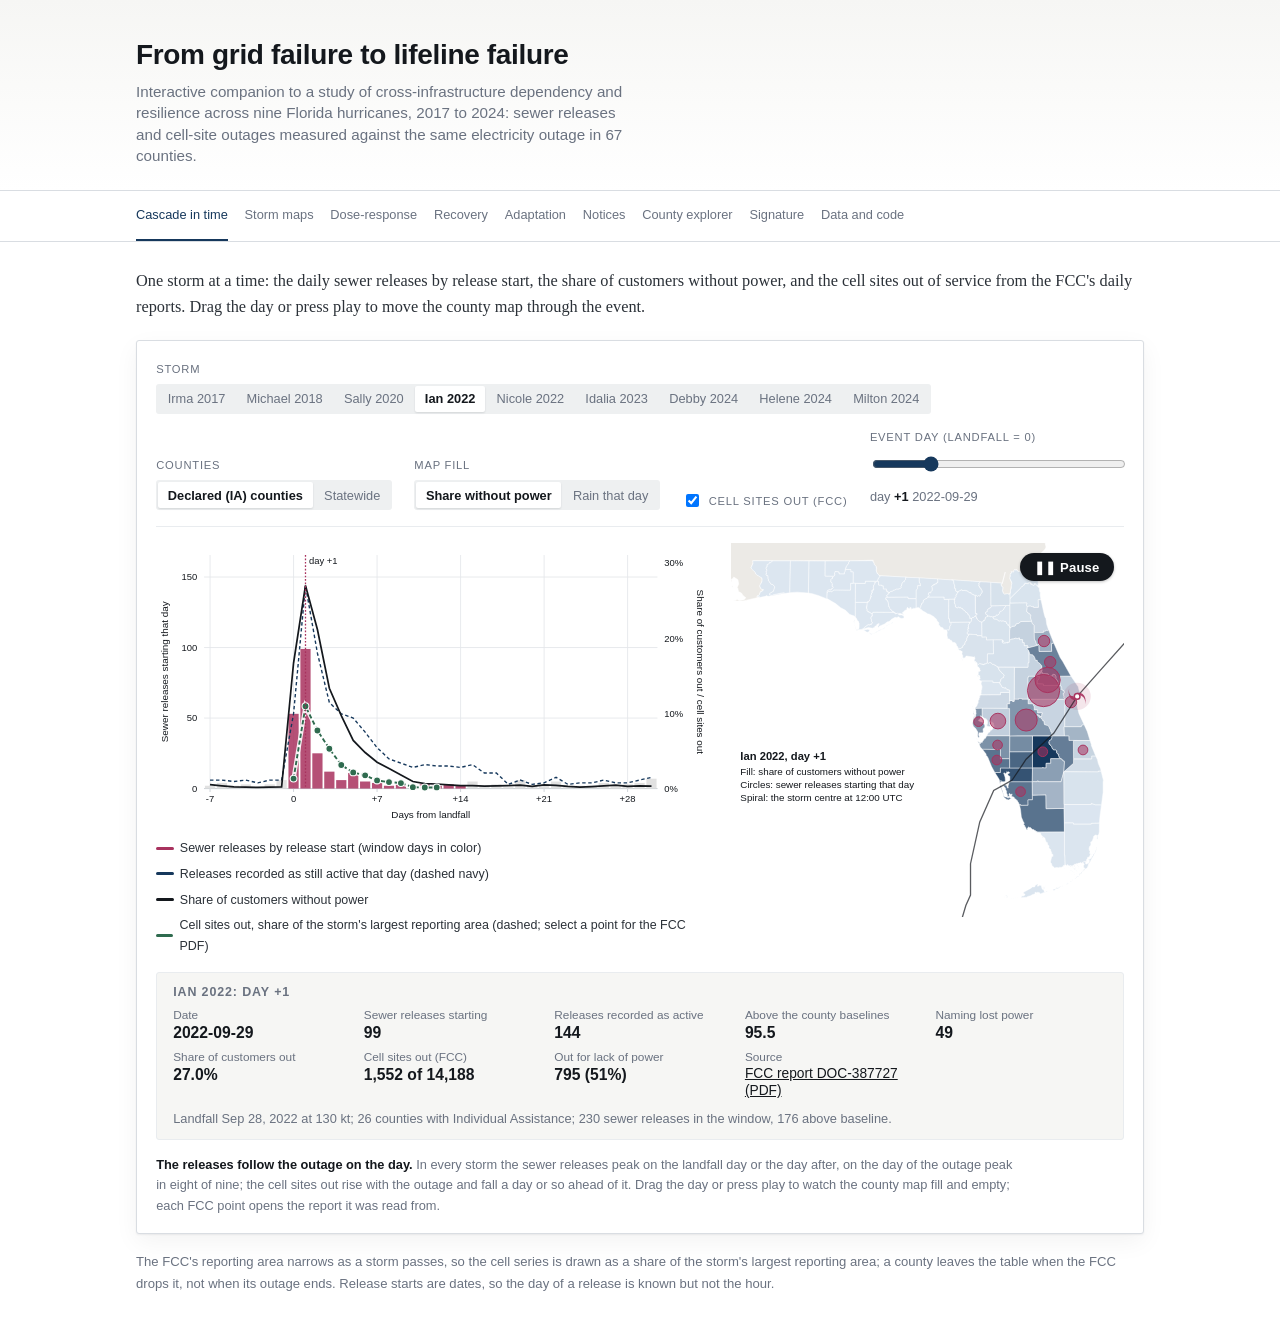
<file: index.html>
<!DOCTYPE html>
<html lang="en">
<head>
<meta charset="utf-8">
<meta name="viewport" content="width=device-width, initial-scale=1">
<title>From grid failure to lifeline failure</title>
<meta name="description" content="Interactive companion to a study of cross-infrastructure dependency and resilience across nine Florida hurricanes: sewer releases and cell-site outages against the same electricity outage.">
<link rel="stylesheet" href="css/style.css">
</head>
<body>

<a class="skip" href="#page">Skip to content</a>
<header class="masthead" id="masthead"><div class="masthead-inner"><h1>From grid failure to lifeline failure</h1><p class="subtitle">Interactive companion to a study of cross-infrastructure dependency and resilience across nine Florida hurricanes, 2017 to 2024.</p></div></header>
<nav class="sitenav" id="sitenav" aria-label="Pages"><div class="sitenav-inner"><ul><li><a href="index.html" class="active" aria-current="page">Cascade in time</a></li><li><a href="map.html">Storm maps</a></li><li><a href="dose.html">Dose-response</a></li><li><a href="recovery.html">Recovery</a></li><li><a href="adaptation.html">Adaptation</a></li><li><a href="notices.html">Notices</a></li><li><a href="county.html">County explorer</a></li><li><a href="signature.html">Signature</a></li><li><a href="data.html">Data and code</a></li></ul></div></nav>

<main id="page" class="section">
  <p class="standfirst">One storm at a time: the daily sewer releases by release start, the share of customers without power, and the cell sites out of service from the FCC's daily reports. Drag the day or press play to move the county map through the event.</p>

  <div class="chart-block" id="chart"></div>

  <p class="note">The FCC's reporting area narrows as a storm passes, so the cell series is drawn as a share of the storm's largest reporting area; a county leaves the table when the FCC drops it, not when its outage ends. Release starts are dates, so the day of a release is known but not the hour.</p>

</main>

<div id="tooltip" class="tooltip" role="status" aria-live="polite"></div>

<script type="module" src="js/pages/cascade.js"></script>
</body>
</html>
</file>
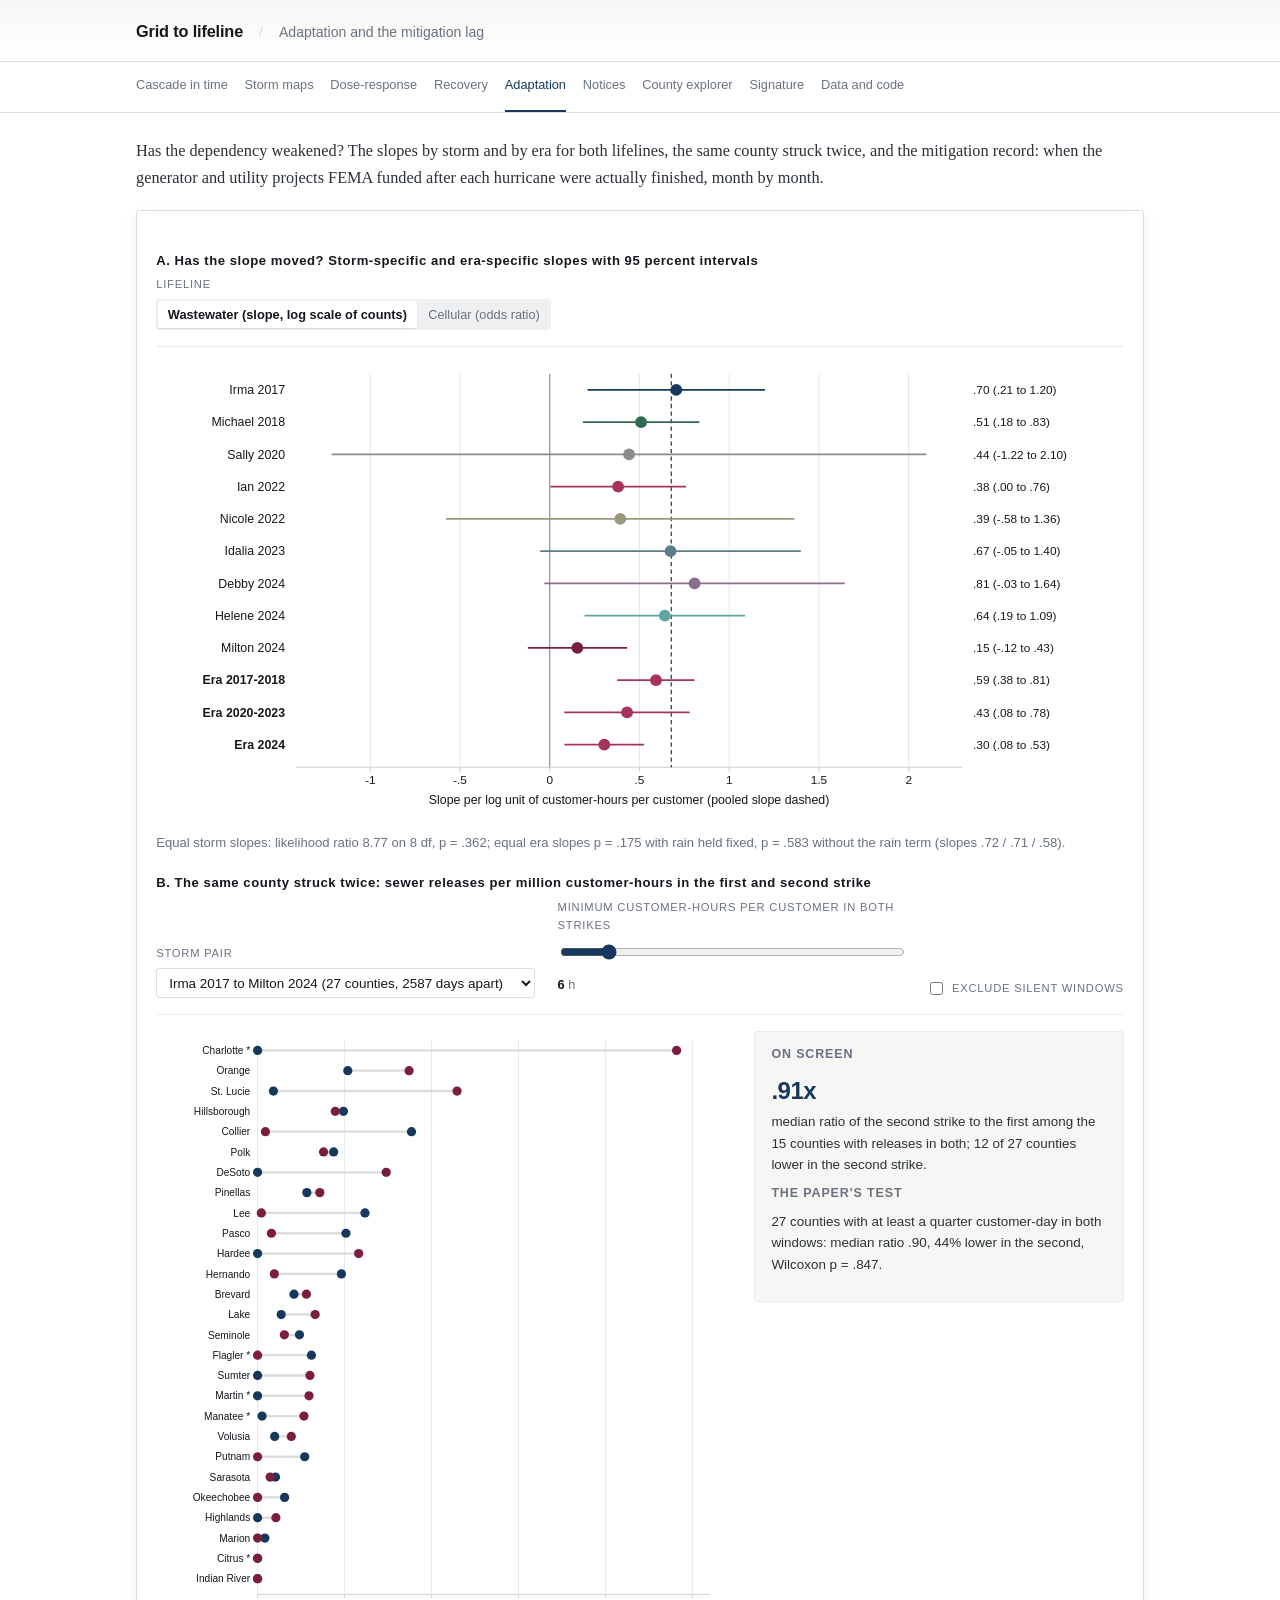
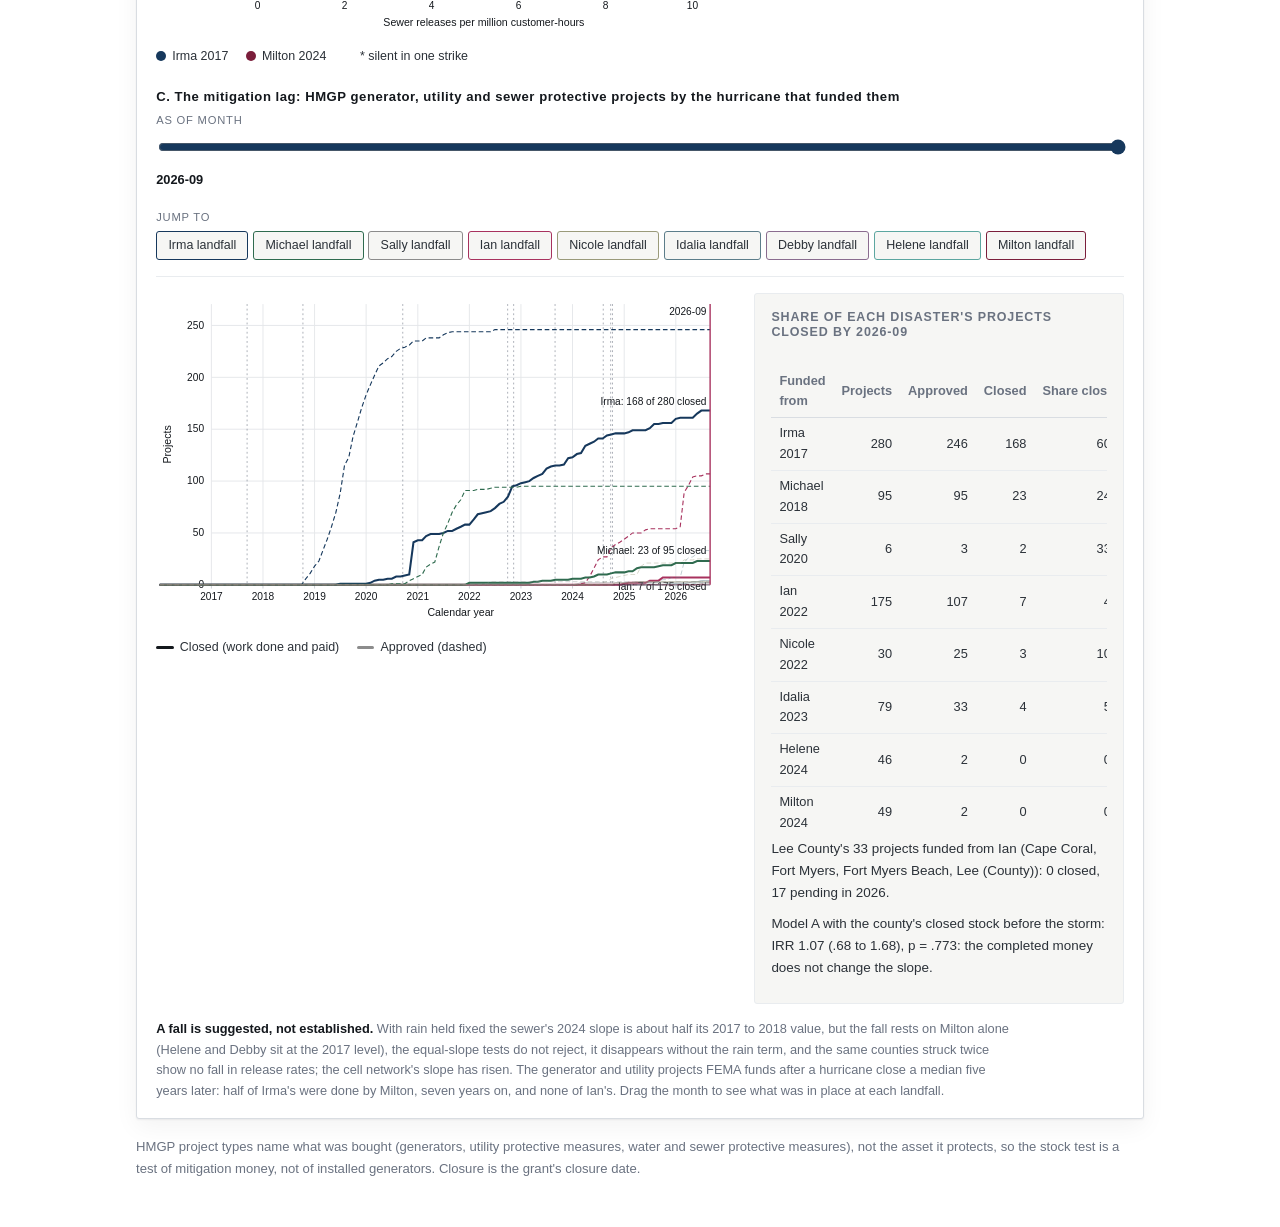
<file: adaptation.html>
<!DOCTYPE html>
<html lang="en">
<head>
<meta charset="utf-8">
<meta name="viewport" content="width=device-width, initial-scale=1">
<title>From grid failure to lifeline failure</title>
<meta name="description" content="Interactive companion to a study of cross-infrastructure dependency and resilience across nine Florida hurricanes: sewer releases and cell-site outages against the same electricity outage.">
<link rel="stylesheet" href="css/style.css">
</head>
<body>

<a class="skip" href="#page">Skip to content</a>
<header class="masthead" id="masthead"><div class="masthead-inner compact"><a class="homelink" href="index.html">From grid failure to lifeline failure</a><p class="crumb">Adaptation and the mitigation lag</p></div></header>
<nav class="sitenav" id="sitenav" aria-label="Pages"><div class="sitenav-inner"><ul><li><a href="index.html">Cascade in time</a></li><li><a href="map.html">Storm maps</a></li><li><a href="dose.html">Dose-response</a></li><li><a href="recovery.html">Recovery</a></li><li><a href="adaptation.html" class="active" aria-current="page">Adaptation</a></li><li><a href="notices.html">Notices</a></li><li><a href="county.html">County explorer</a></li><li><a href="signature.html">Signature</a></li><li><a href="data.html">Data and code</a></li></ul></div></nav>

<main id="page" class="section">
  <p class="standfirst">Has the dependency weakened? The slopes by storm and by era for both lifelines, the same county struck twice, and the mitigation record: when the generator and utility projects FEMA funded after each hurricane were actually finished, month by month.</p>

  <div class="chart-block" id="chart"></div>

  <p class="note">HMGP project types name what was bought (generators, utility protective measures, water and sewer protective measures), not the asset it protects, so the stock test is a test of mitigation money, not of installed generators. Closure is the grant's closure date.</p>

</main>

<div id="tooltip" class="tooltip" role="status" aria-live="polite"></div>

<script type="module" src="js/pages/adaptation.js"></script>
</body>
</html>
</file>
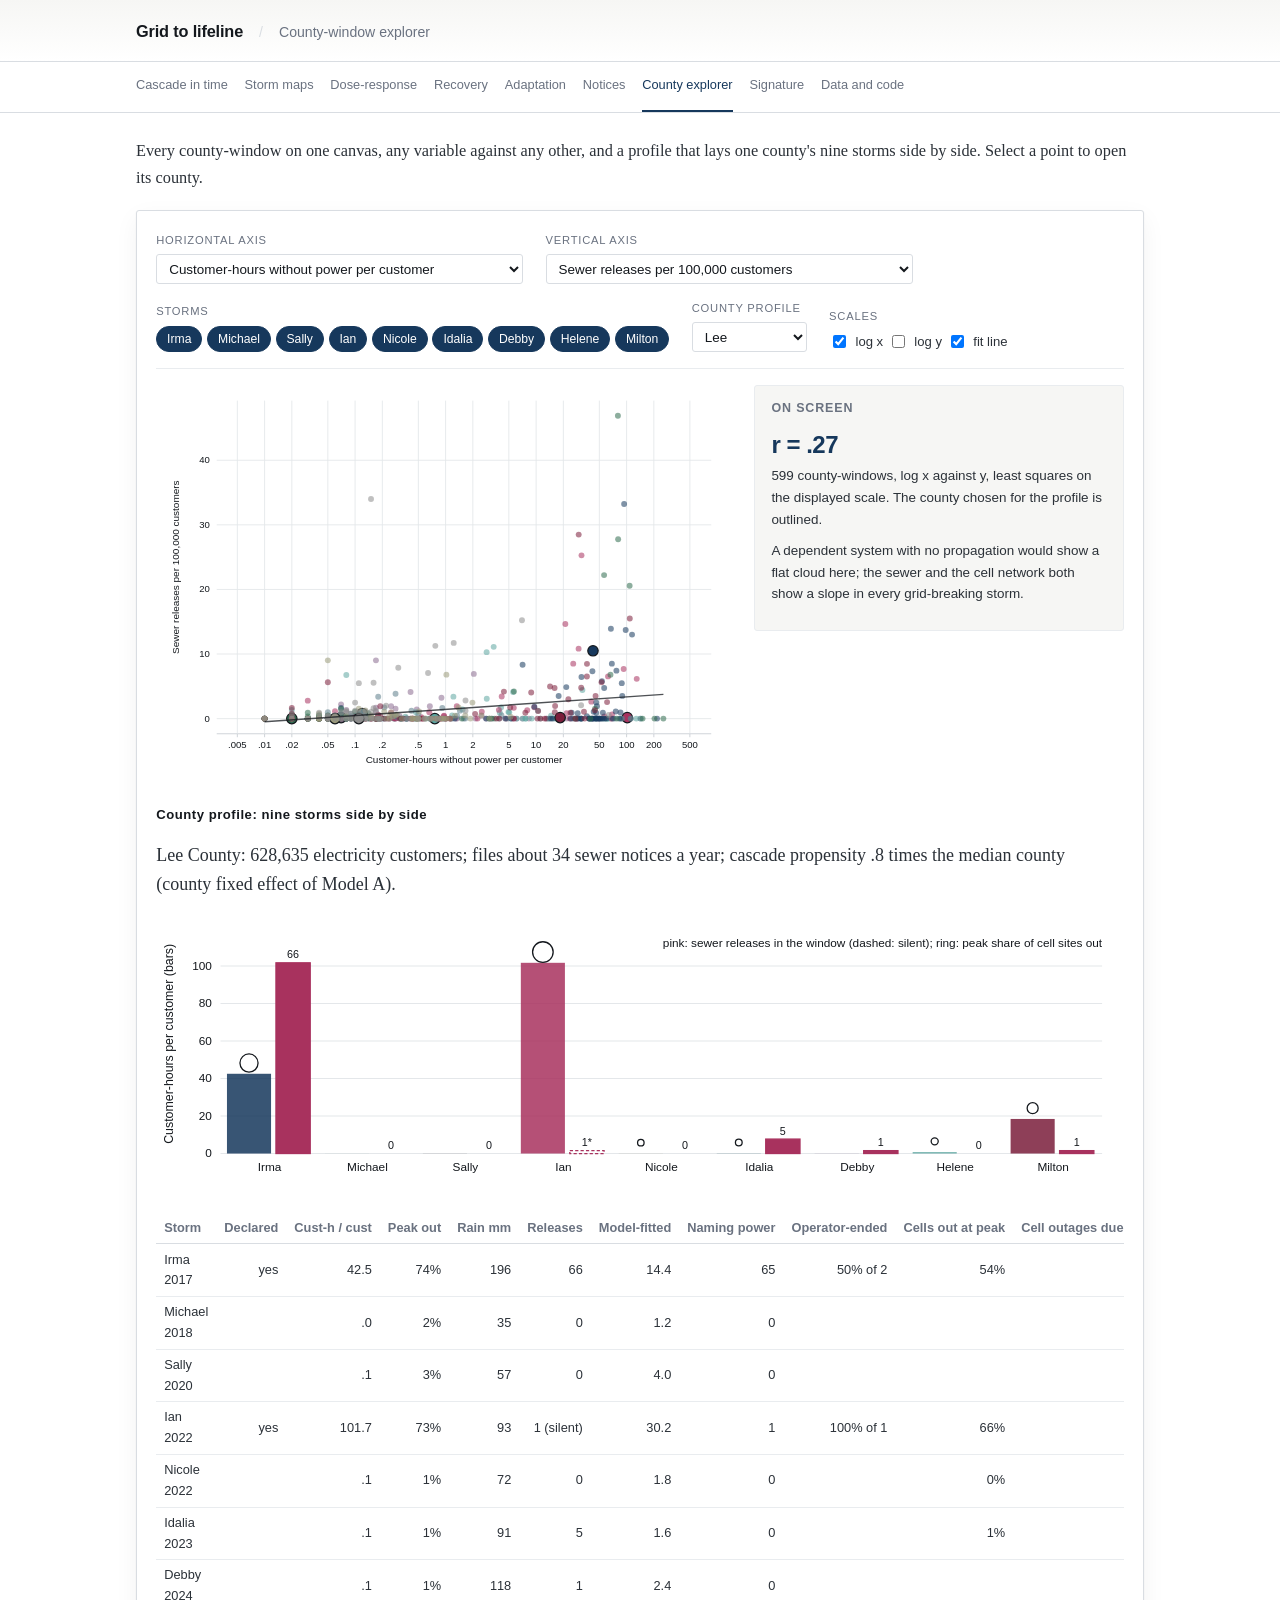
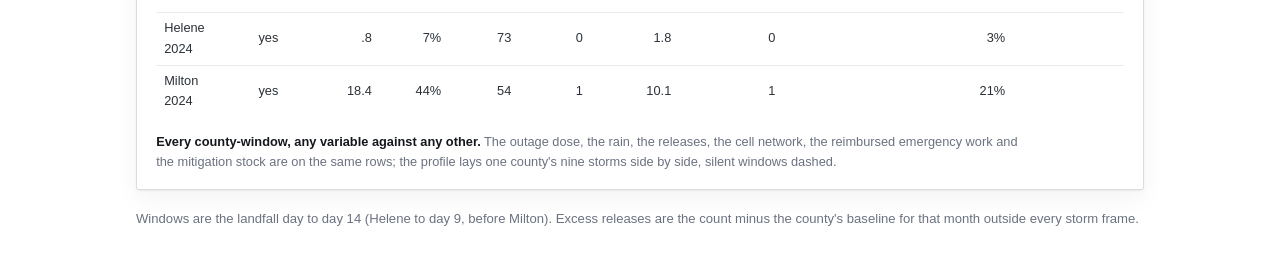
<file: county.html>
<!DOCTYPE html>
<html lang="en">
<head>
<meta charset="utf-8">
<meta name="viewport" content="width=device-width, initial-scale=1">
<title>From grid failure to lifeline failure</title>
<meta name="description" content="Interactive companion to a study of cross-infrastructure dependency and resilience across nine Florida hurricanes: sewer releases and cell-site outages against the same electricity outage.">
<link rel="stylesheet" href="css/style.css">
</head>
<body>

<a class="skip" href="#page">Skip to content</a>
<header class="masthead" id="masthead"><div class="masthead-inner compact"><a class="homelink" href="index.html">From grid failure to lifeline failure</a><p class="crumb">County-window explorer</p></div></header>
<nav class="sitenav" id="sitenav" aria-label="Pages"><div class="sitenav-inner"><ul><li><a href="index.html">Cascade in time</a></li><li><a href="map.html">Storm maps</a></li><li><a href="dose.html">Dose-response</a></li><li><a href="recovery.html">Recovery</a></li><li><a href="adaptation.html">Adaptation</a></li><li><a href="notices.html">Notices</a></li><li><a href="county.html" class="active" aria-current="page">County explorer</a></li><li><a href="signature.html">Signature</a></li><li><a href="data.html">Data and code</a></li></ul></div></nav>

<main id="page" class="section">
  <p class="standfirst">Every county-window on one canvas, any variable against any other, and a profile that lays one county's nine storms side by side. Select a point to open its county.</p>

  <div class="chart-block" id="chart"></div>

  <p class="note">Windows are the landfall day to day 14 (Helene to day 9, before Milton). Excess releases are the count minus the county's baseline for that month outside every storm frame.</p>

</main>

<div id="tooltip" class="tooltip" role="status" aria-live="polite"></div>

<script type="module" src="js/pages/county.js"></script>
</body>
</html>
</file>
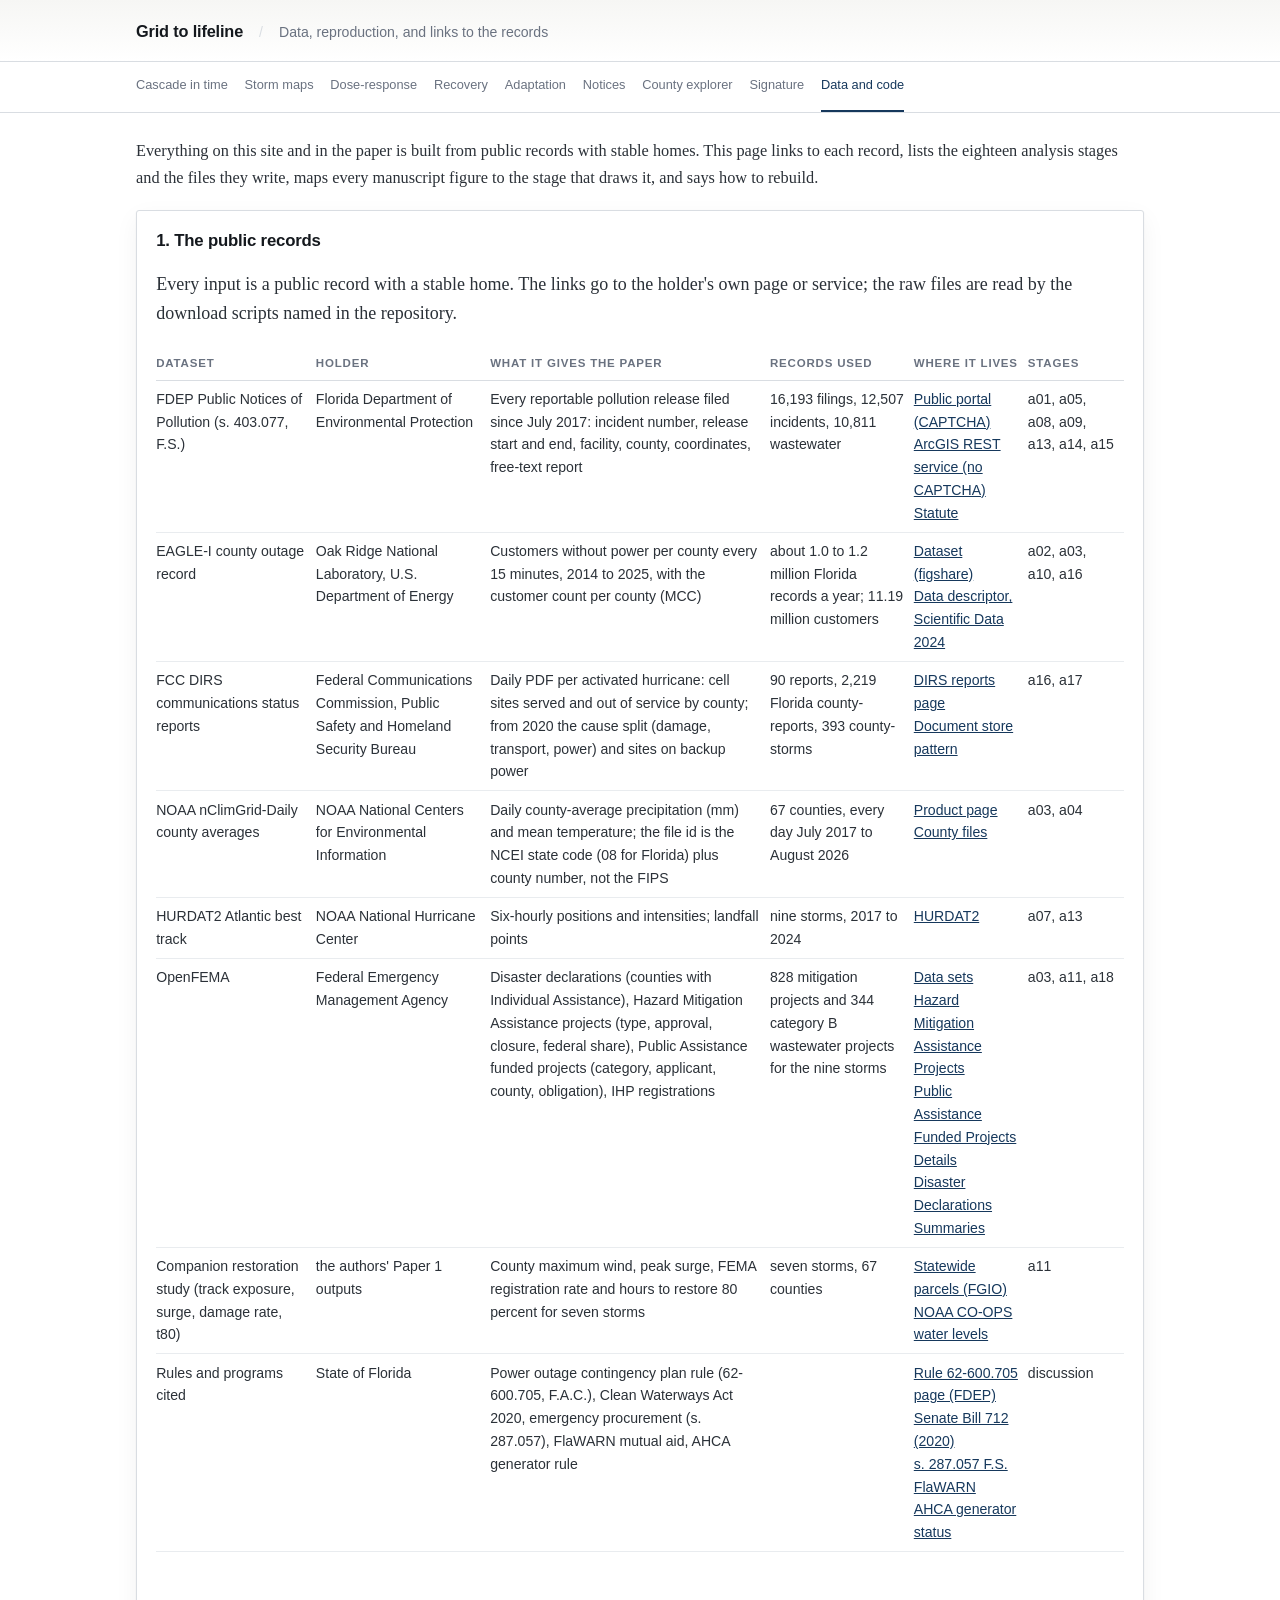
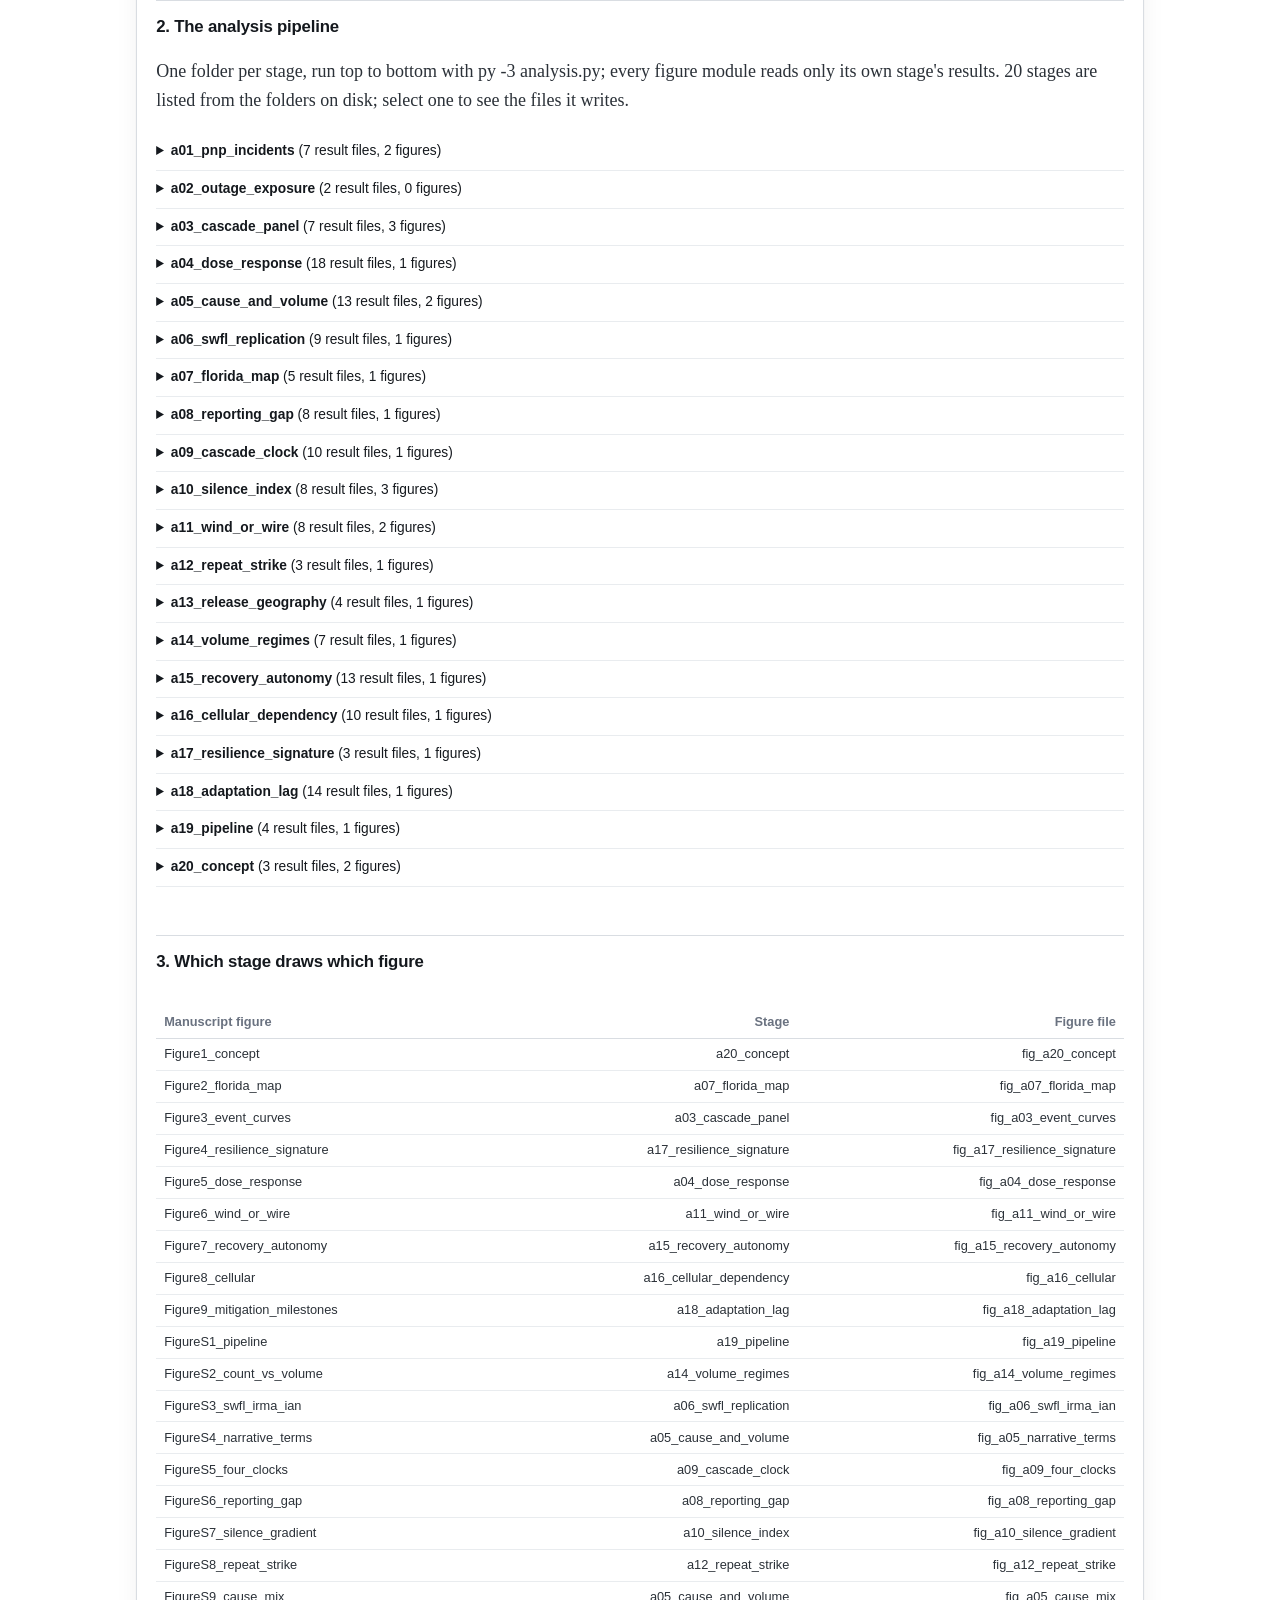
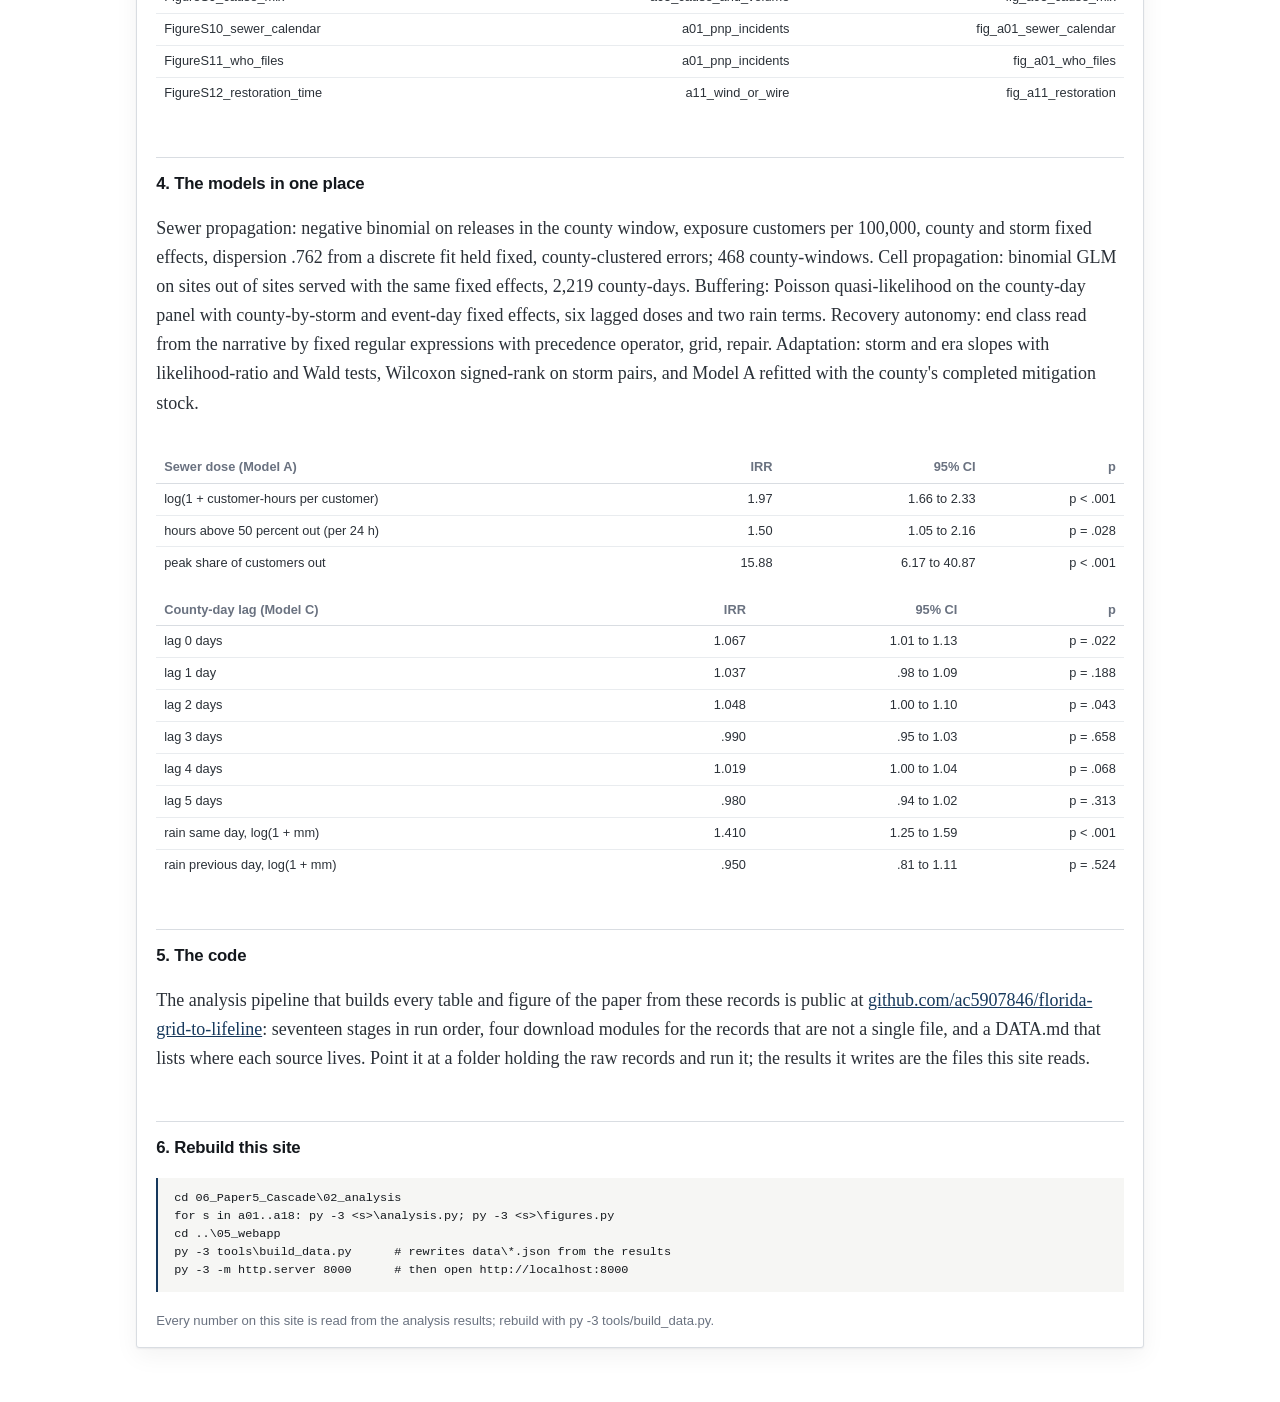
<file: data.html>
<!DOCTYPE html>
<html lang="en">
<head>
<meta charset="utf-8">
<meta name="viewport" content="width=device-width, initial-scale=1">
<title>From grid failure to lifeline failure</title>
<meta name="description" content="Interactive companion to a study of cross-infrastructure dependency and resilience across nine Florida hurricanes: sewer releases and cell-site outages against the same electricity outage.">
<link rel="stylesheet" href="css/style.css">
</head>
<body>

<a class="skip" href="#page">Skip to content</a>
<header class="masthead" id="masthead"><div class="masthead-inner compact"><a class="homelink" href="index.html">From grid failure to lifeline failure</a><p class="crumb">Data, reproduction, and links to the records</p></div></header>
<nav class="sitenav" id="sitenav" aria-label="Pages"><div class="sitenav-inner"><ul><li><a href="index.html">Cascade in time</a></li><li><a href="map.html">Storm maps</a></li><li><a href="dose.html">Dose-response</a></li><li><a href="recovery.html">Recovery</a></li><li><a href="adaptation.html">Adaptation</a></li><li><a href="notices.html">Notices</a></li><li><a href="county.html">County explorer</a></li><li><a href="signature.html">Signature</a></li><li><a href="data.html" class="active" aria-current="page">Data and code</a></li></ul></div></nav>

<main id="page" class="section">
  <p class="standfirst">Everything on this site and in the paper is built from public records with stable homes. This page links to each record, lists the eighteen analysis stages and the files they write, maps every manuscript figure to the stage that draws it, and says how to rebuild.</p>

  <div class="chart-block" id="chart"></div>

</main>

<div id="tooltip" class="tooltip" role="status" aria-live="polite"></div>

<script type="module" src="js/pages/data.js"></script>
</body>
</html>
</file>
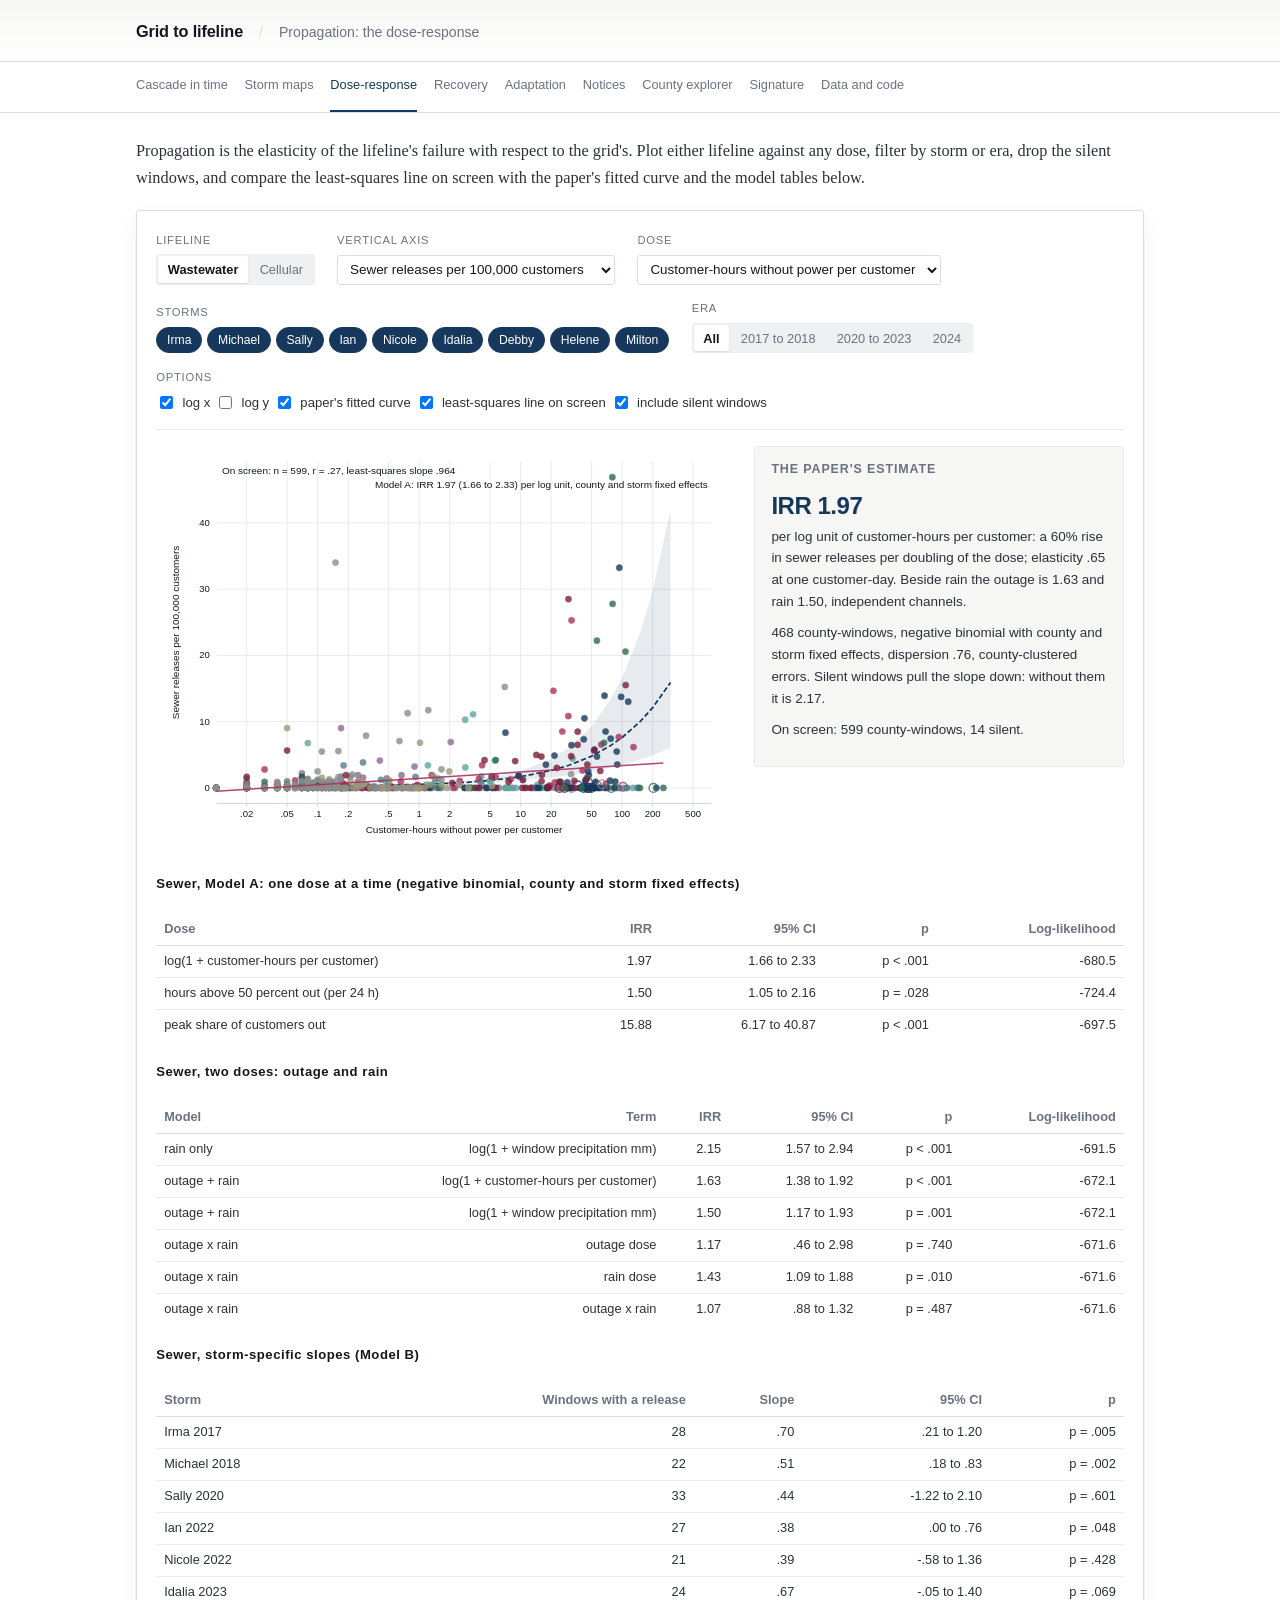
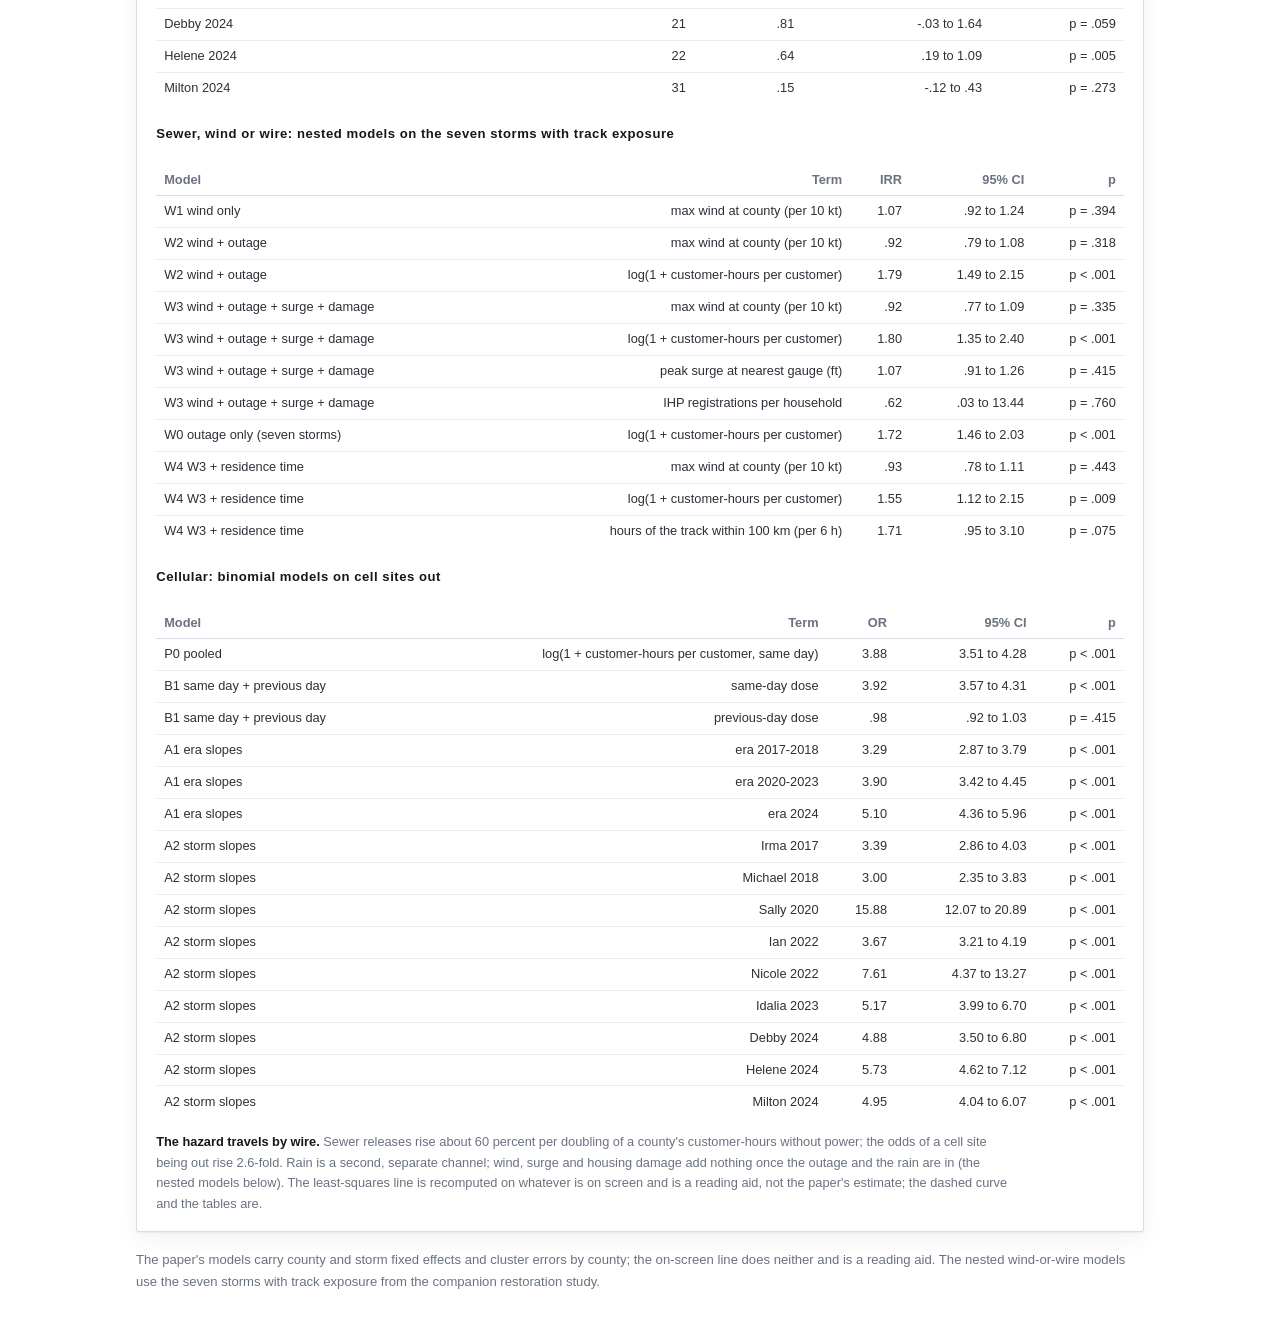
<file: dose.html>
<!DOCTYPE html>
<html lang="en">
<head>
<meta charset="utf-8">
<meta name="viewport" content="width=device-width, initial-scale=1">
<title>From grid failure to lifeline failure</title>
<meta name="description" content="Interactive companion to a study of cross-infrastructure dependency and resilience across nine Florida hurricanes: sewer releases and cell-site outages against the same electricity outage.">
<link rel="stylesheet" href="css/style.css">
</head>
<body>

<a class="skip" href="#page">Skip to content</a>
<header class="masthead" id="masthead"><div class="masthead-inner compact"><a class="homelink" href="index.html">From grid failure to lifeline failure</a><p class="crumb">Propagation: the dose-response</p></div></header>
<nav class="sitenav" id="sitenav" aria-label="Pages"><div class="sitenav-inner"><ul><li><a href="index.html">Cascade in time</a></li><li><a href="map.html">Storm maps</a></li><li><a href="dose.html" class="active" aria-current="page">Dose-response</a></li><li><a href="recovery.html">Recovery</a></li><li><a href="adaptation.html">Adaptation</a></li><li><a href="notices.html">Notices</a></li><li><a href="county.html">County explorer</a></li><li><a href="signature.html">Signature</a></li><li><a href="data.html">Data and code</a></li></ul></div></nav>

<main id="page" class="section">
  <p class="standfirst">Propagation is the elasticity of the lifeline's failure with respect to the grid's. Plot either lifeline against any dose, filter by storm or era, drop the silent windows, and compare the least-squares line on screen with the paper's fitted curve and the model tables below.</p>

  <div class="chart-block" id="chart"></div>

  <p class="note">The paper's models carry county and storm fixed effects and cluster errors by county; the on-screen line does neither and is a reading aid. The nested wind-or-wire models use the seven storms with track exposure from the companion restoration study.</p>

</main>

<div id="tooltip" class="tooltip" role="status" aria-live="polite"></div>

<script type="module" src="js/pages/dose.js"></script>
</body>
</html>
</file>
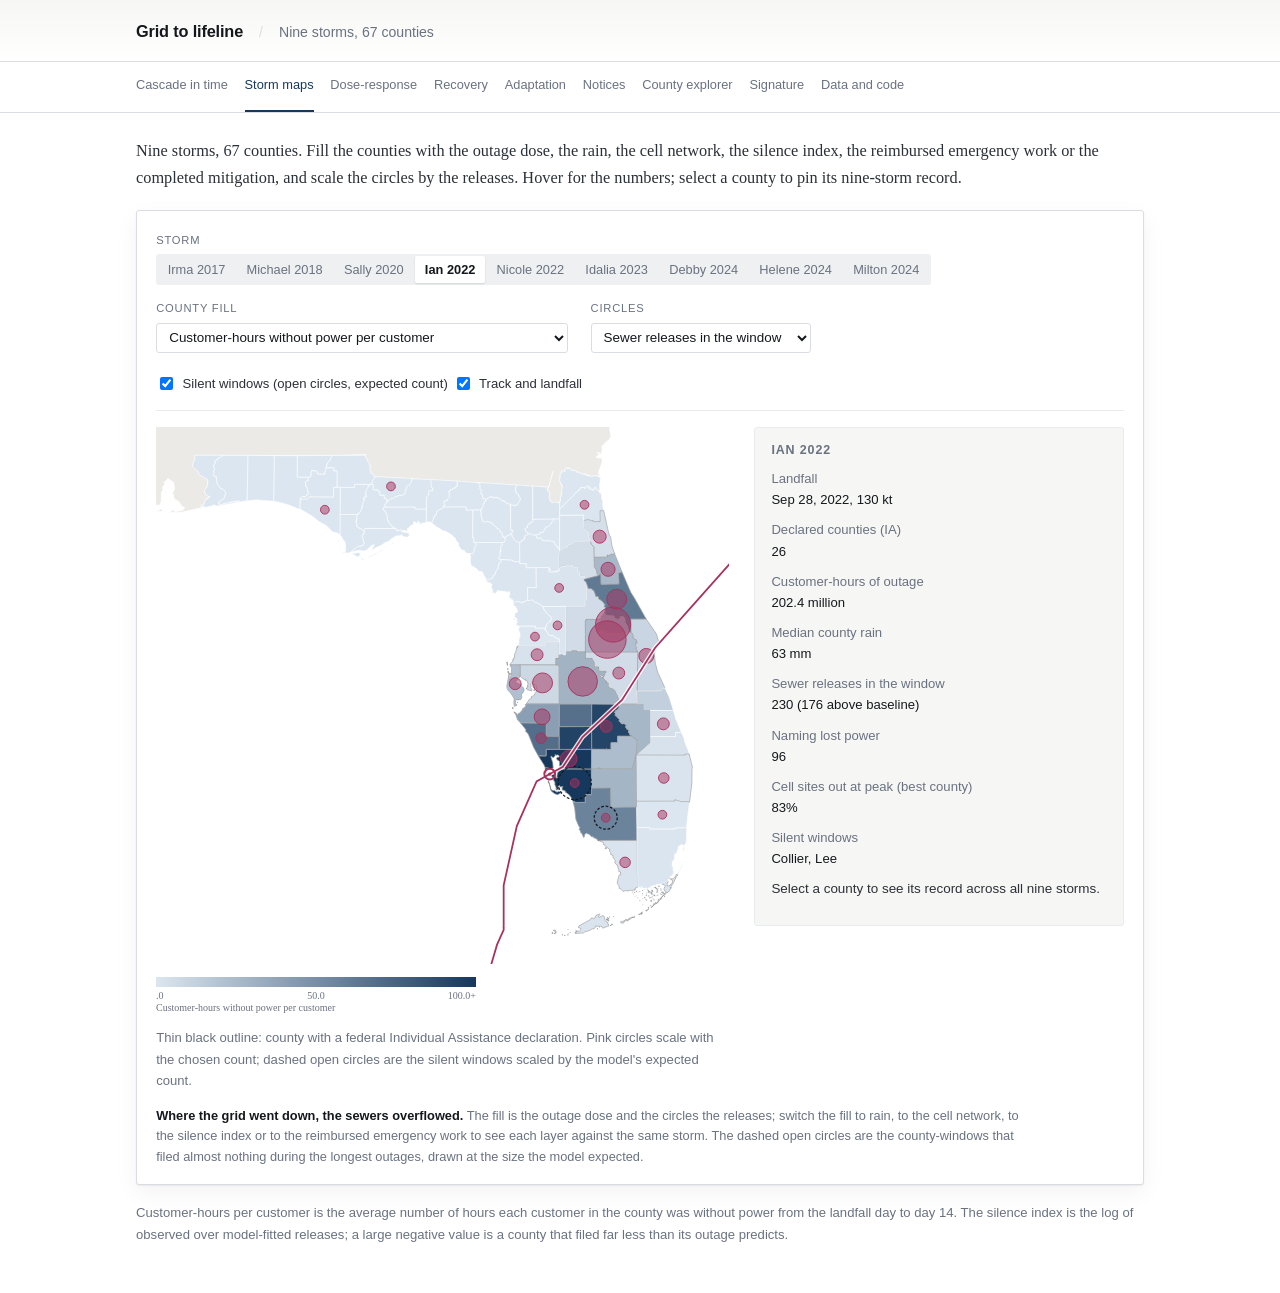
<file: map.html>
<!DOCTYPE html>
<html lang="en">
<head>
<meta charset="utf-8">
<meta name="viewport" content="width=device-width, initial-scale=1">
<title>From grid failure to lifeline failure</title>
<meta name="description" content="Interactive companion to a study of cross-infrastructure dependency and resilience across nine Florida hurricanes: sewer releases and cell-site outages against the same electricity outage.">
<link rel="stylesheet" href="css/style.css">
</head>
<body>

<a class="skip" href="#page">Skip to content</a>
<header class="masthead" id="masthead"><div class="masthead-inner compact"><a class="homelink" href="index.html">From grid failure to lifeline failure</a><p class="crumb">Nine storms, 67 counties</p></div></header>
<nav class="sitenav" id="sitenav" aria-label="Pages"><div class="sitenav-inner"><ul><li><a href="index.html">Cascade in time</a></li><li><a href="map.html" class="active" aria-current="page">Storm maps</a></li><li><a href="dose.html">Dose-response</a></li><li><a href="recovery.html">Recovery</a></li><li><a href="adaptation.html">Adaptation</a></li><li><a href="notices.html">Notices</a></li><li><a href="county.html">County explorer</a></li><li><a href="signature.html">Signature</a></li><li><a href="data.html">Data and code</a></li></ul></div></nav>

<main id="page" class="section">
  <p class="standfirst">Nine storms, 67 counties. Fill the counties with the outage dose, the rain, the cell network, the silence index, the reimbursed emergency work or the completed mitigation, and scale the circles by the releases. Hover for the numbers; select a county to pin its nine-storm record.</p>

  <div class="chart-block" id="chart"></div>

  <p class="note">Customer-hours per customer is the average number of hours each customer in the county was without power from the landfall day to day 14. The silence index is the log of observed over model-fitted releases; a large negative value is a county that filed far less than its outage predicts.</p>

</main>

<div id="tooltip" class="tooltip" role="status" aria-live="polite"></div>

<script type="module" src="js/pages/map.js"></script>
</body>
</html>
</file>
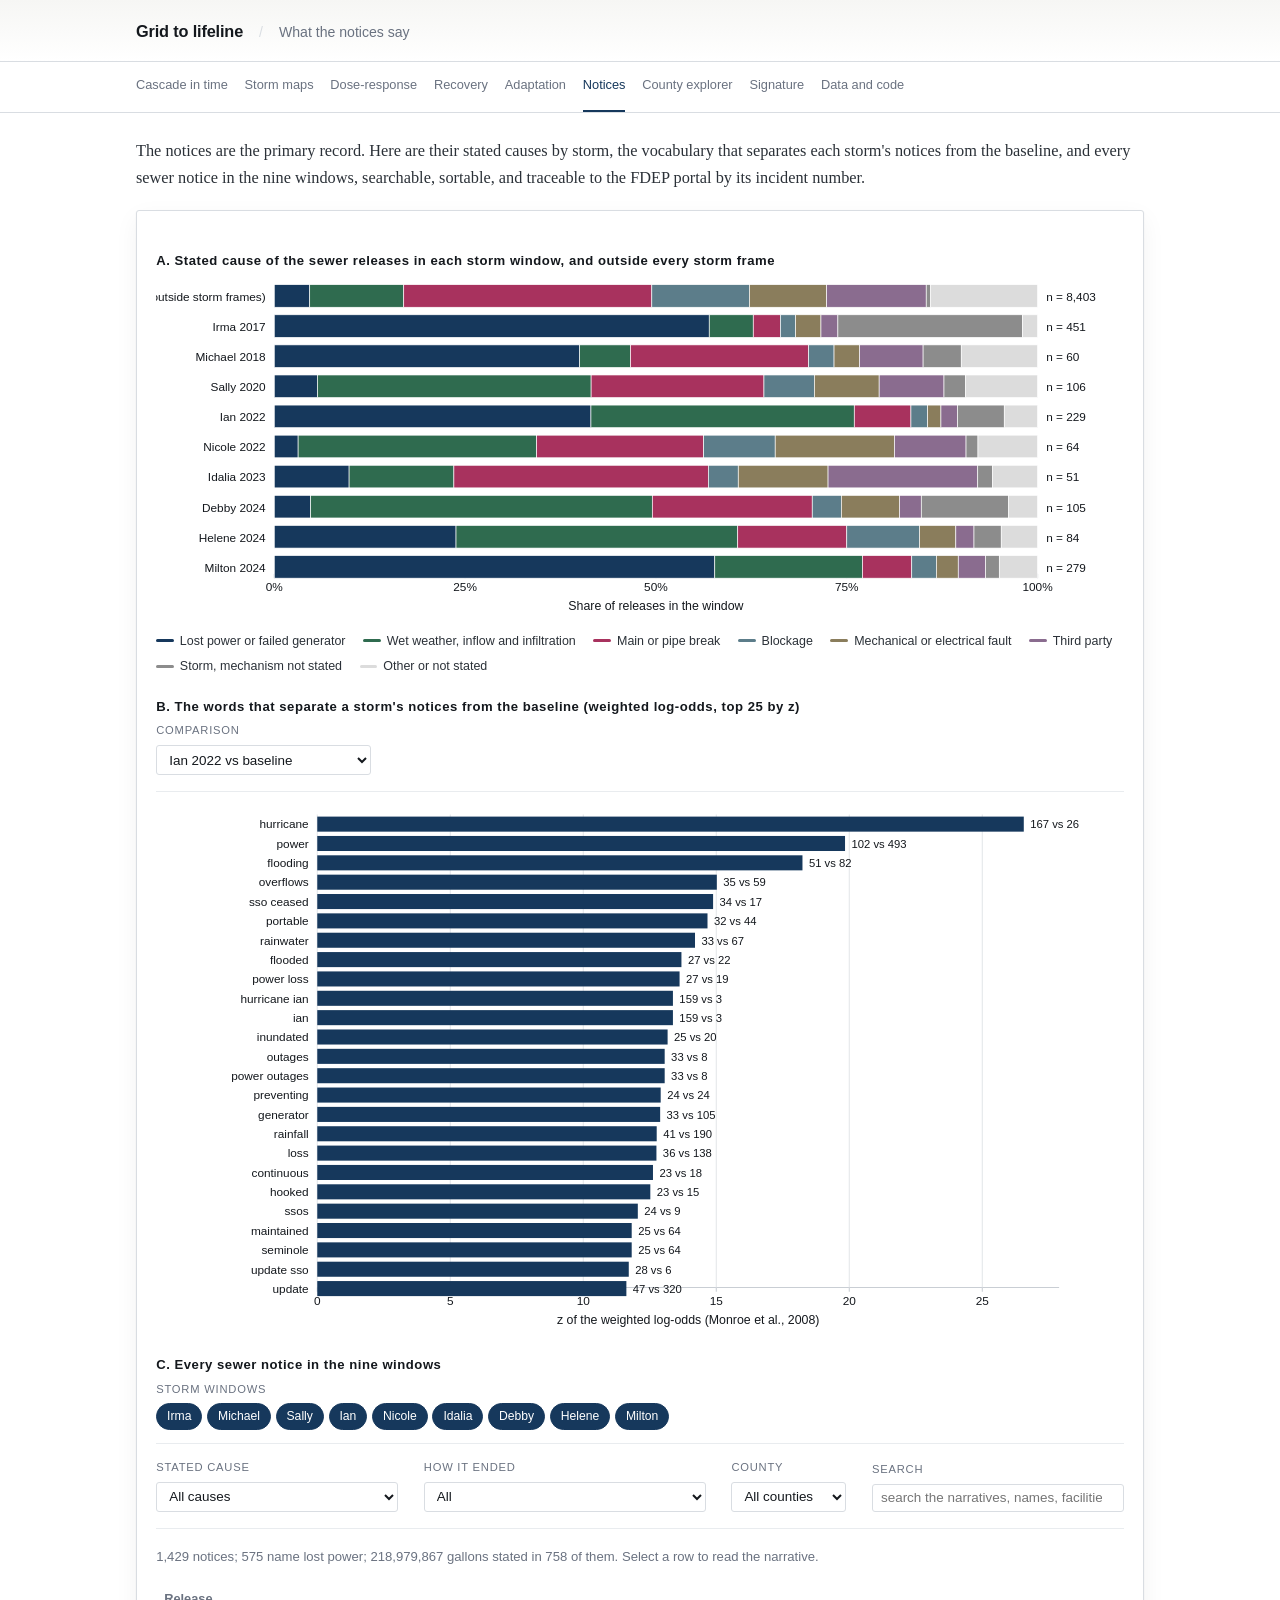
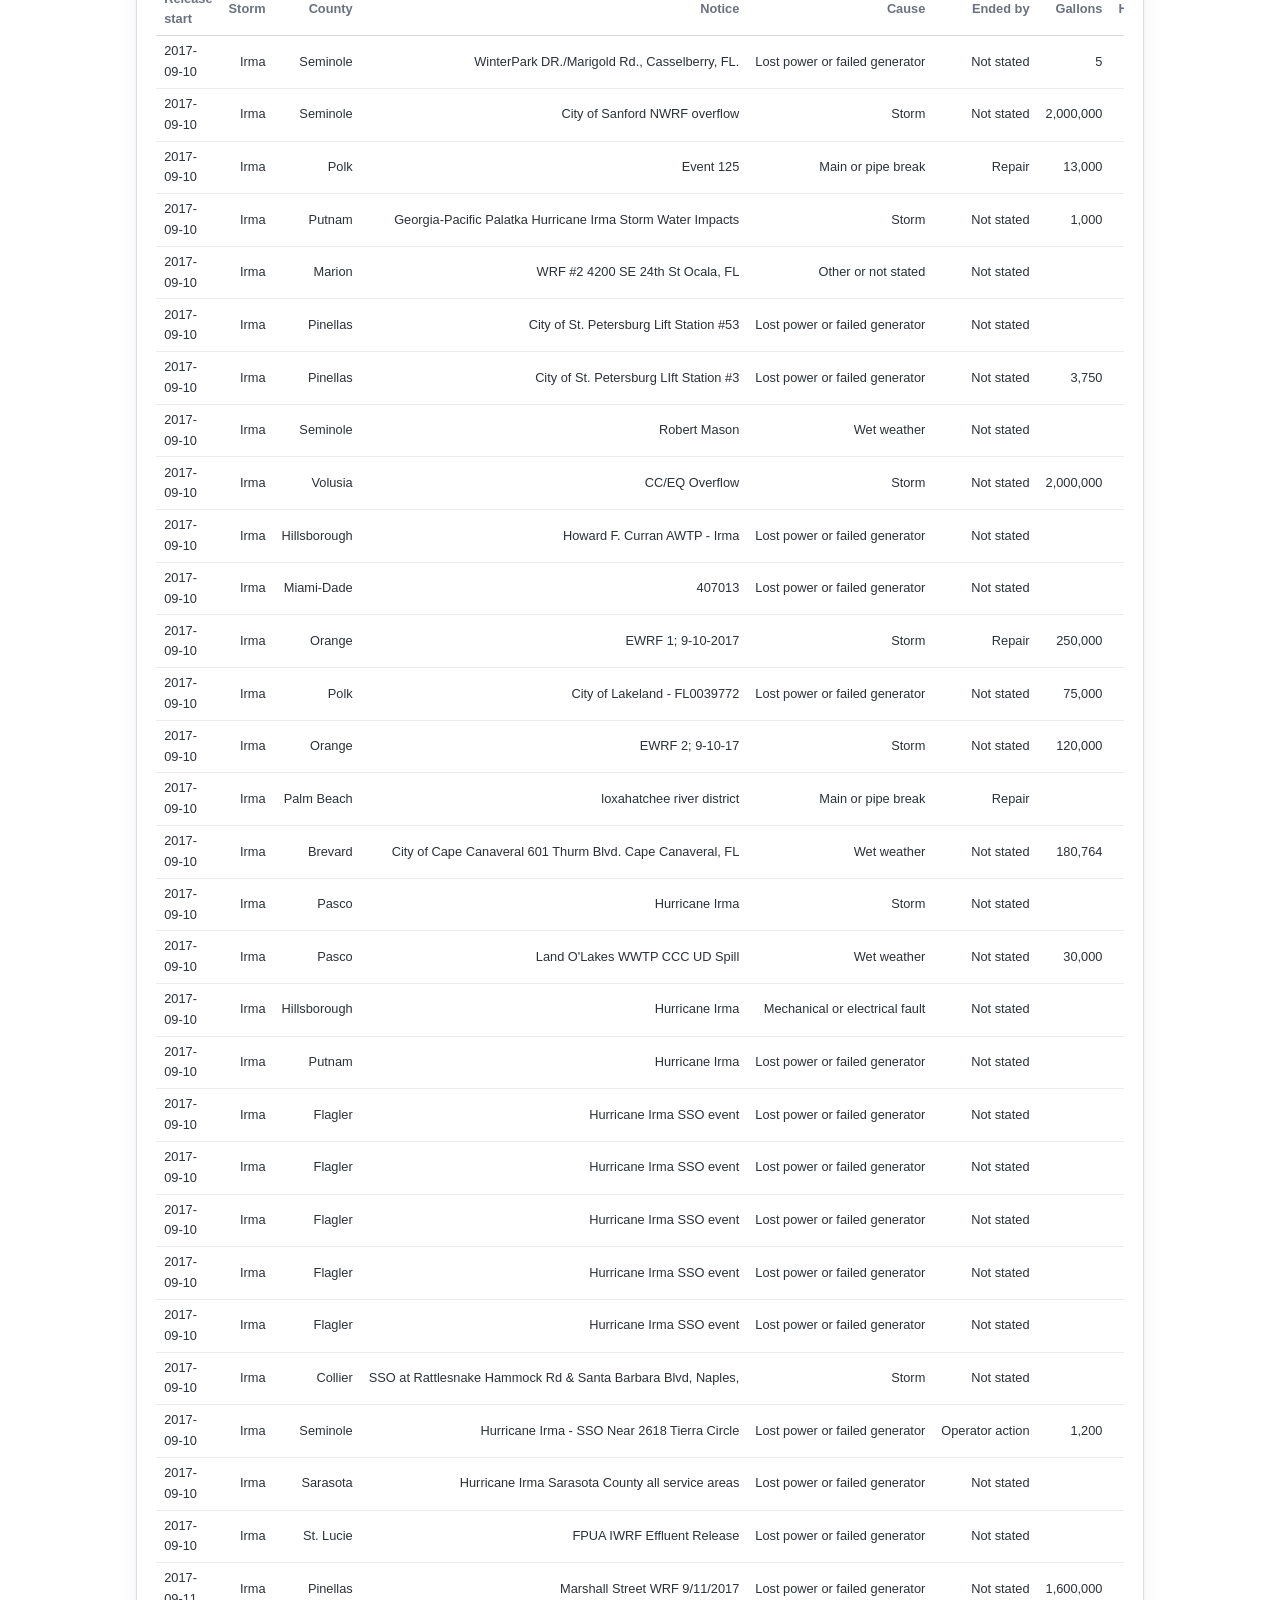
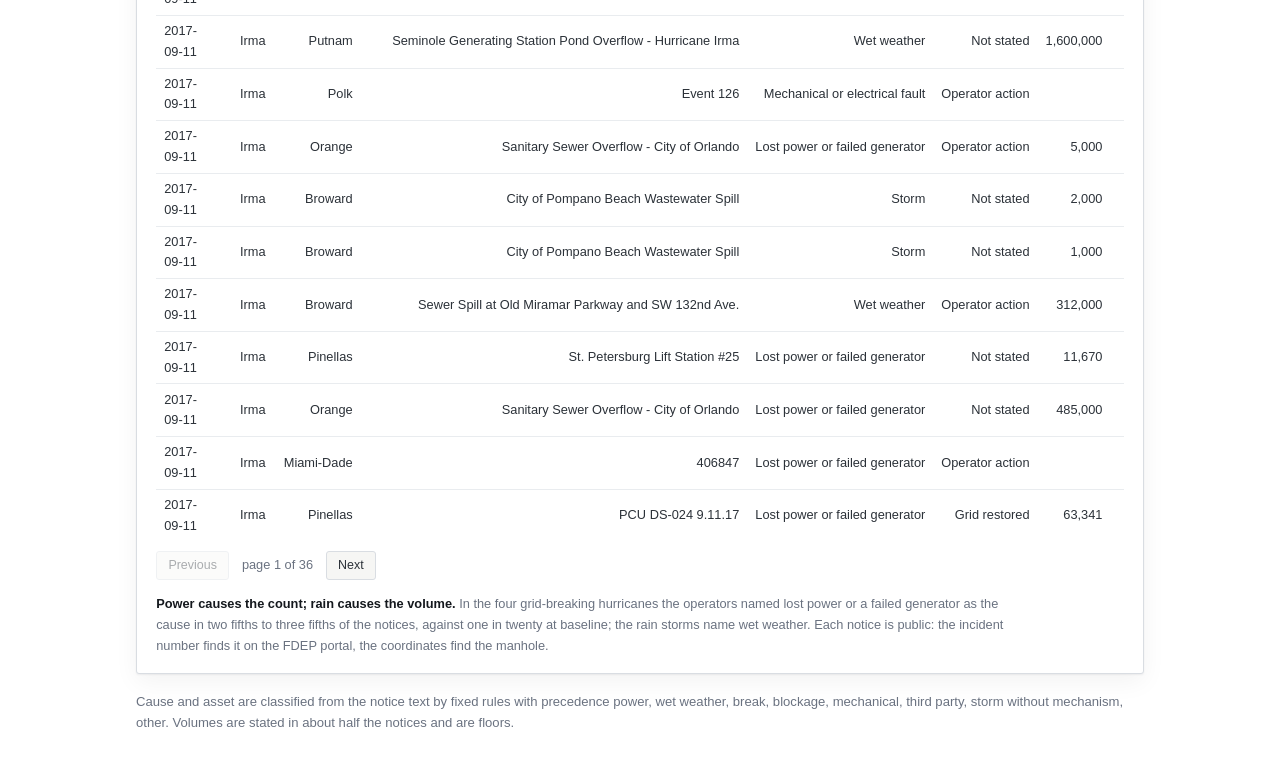
<file: notices.html>
<!DOCTYPE html>
<html lang="en">
<head>
<meta charset="utf-8">
<meta name="viewport" content="width=device-width, initial-scale=1">
<title>From grid failure to lifeline failure</title>
<meta name="description" content="Interactive companion to a study of cross-infrastructure dependency and resilience across nine Florida hurricanes: sewer releases and cell-site outages against the same electricity outage.">
<link rel="stylesheet" href="css/style.css">
</head>
<body>

<a class="skip" href="#page">Skip to content</a>
<header class="masthead" id="masthead"><div class="masthead-inner compact"><a class="homelink" href="index.html">From grid failure to lifeline failure</a><p class="crumb">What the notices say</p></div></header>
<nav class="sitenav" id="sitenav" aria-label="Pages"><div class="sitenav-inner"><ul><li><a href="index.html">Cascade in time</a></li><li><a href="map.html">Storm maps</a></li><li><a href="dose.html">Dose-response</a></li><li><a href="recovery.html">Recovery</a></li><li><a href="adaptation.html">Adaptation</a></li><li><a href="notices.html" class="active" aria-current="page">Notices</a></li><li><a href="county.html">County explorer</a></li><li><a href="signature.html">Signature</a></li><li><a href="data.html">Data and code</a></li></ul></div></nav>

<main id="page" class="section">
  <p class="standfirst">The notices are the primary record. Here are their stated causes by storm, the vocabulary that separates each storm's notices from the baseline, and every sewer notice in the nine windows, searchable, sortable, and traceable to the FDEP portal by its incident number.</p>

  <div class="chart-block" id="chart"></div>

  <p class="note">Cause and asset are classified from the notice text by fixed rules with precedence power, wet weather, break, blockage, mechanical, third party, storm without mechanism, other. Volumes are stated in about half the notices and are floors.</p>

</main>

<div id="tooltip" class="tooltip" role="status" aria-live="polite"></div>

<script type="module" src="js/pages/notices.js"></script>
</body>
</html>
</file>
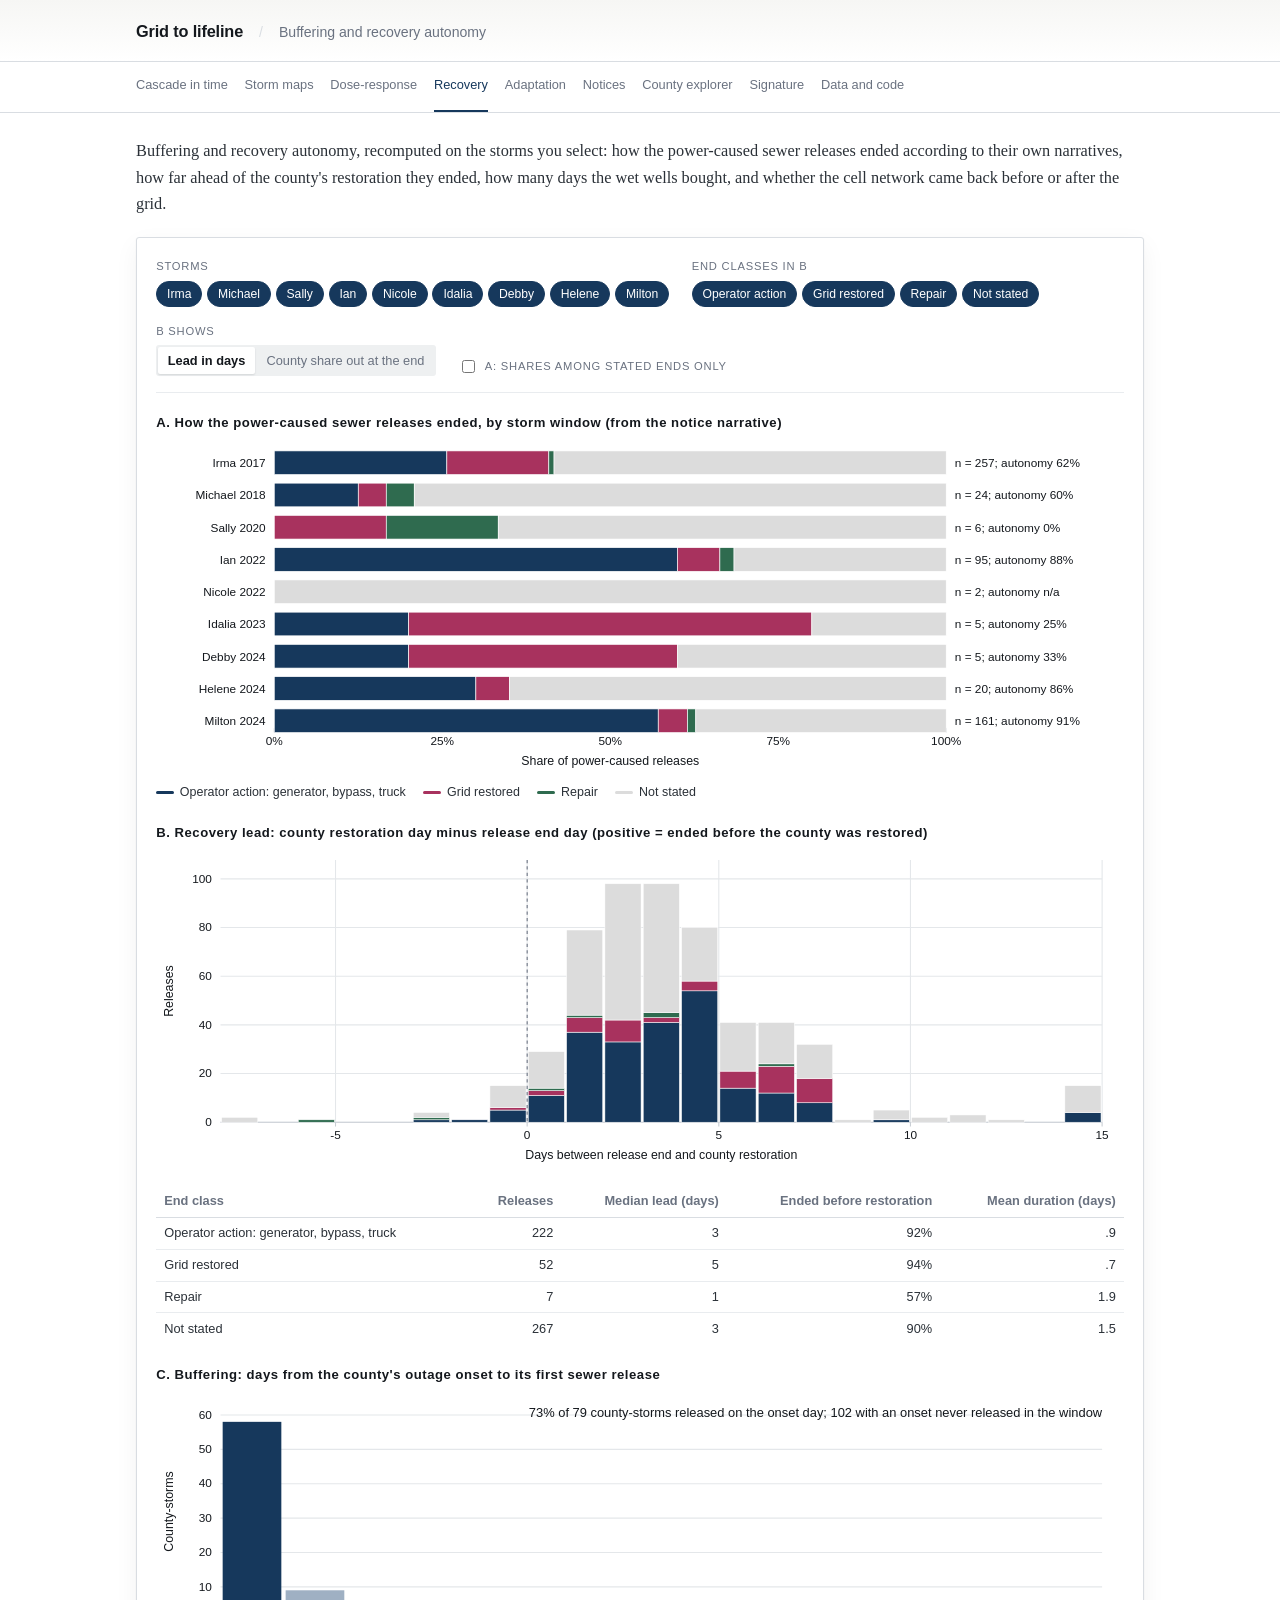
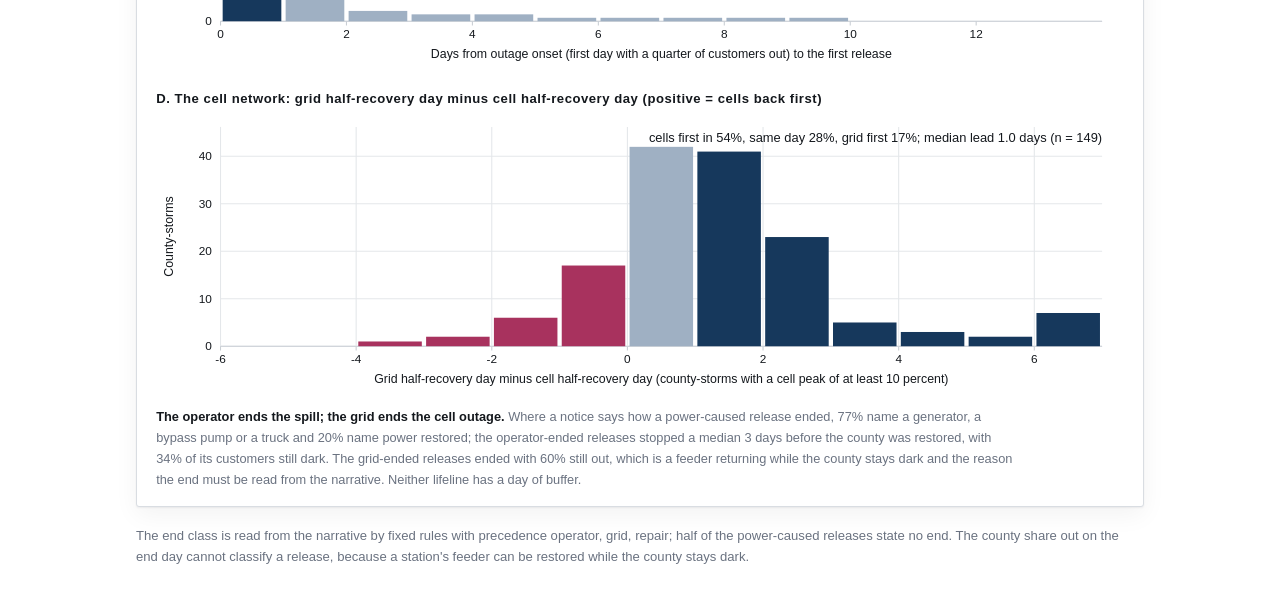
<file: recovery.html>
<!DOCTYPE html>
<html lang="en">
<head>
<meta charset="utf-8">
<meta name="viewport" content="width=device-width, initial-scale=1">
<title>From grid failure to lifeline failure</title>
<meta name="description" content="Interactive companion to a study of cross-infrastructure dependency and resilience across nine Florida hurricanes: sewer releases and cell-site outages against the same electricity outage.">
<link rel="stylesheet" href="css/style.css">
</head>
<body>

<a class="skip" href="#page">Skip to content</a>
<header class="masthead" id="masthead"><div class="masthead-inner compact"><a class="homelink" href="index.html">From grid failure to lifeline failure</a><p class="crumb">Buffering and recovery autonomy</p></div></header>
<nav class="sitenav" id="sitenav" aria-label="Pages"><div class="sitenav-inner"><ul><li><a href="index.html">Cascade in time</a></li><li><a href="map.html">Storm maps</a></li><li><a href="dose.html">Dose-response</a></li><li><a href="recovery.html" class="active" aria-current="page">Recovery</a></li><li><a href="adaptation.html">Adaptation</a></li><li><a href="notices.html">Notices</a></li><li><a href="county.html">County explorer</a></li><li><a href="signature.html">Signature</a></li><li><a href="data.html">Data and code</a></li></ul></div></nav>

<main id="page" class="section">
  <p class="standfirst">Buffering and recovery autonomy, recomputed on the storms you select: how the power-caused sewer releases ended according to their own narratives, how far ahead of the county's restoration they ended, how many days the wet wells bought, and whether the cell network came back before or after the grid.</p>

  <div class="chart-block" id="chart"></div>

  <p class="note">The end class is read from the narrative by fixed rules with precedence operator, grid, repair; half of the power-caused releases state no end. The county share out on the end day cannot classify a release, because a station's feeder can be restored while the county stays dark.</p>

</main>

<div id="tooltip" class="tooltip" role="status" aria-live="polite"></div>

<script type="module" src="js/pages/recovery.js"></script>
</body>
</html>
</file>
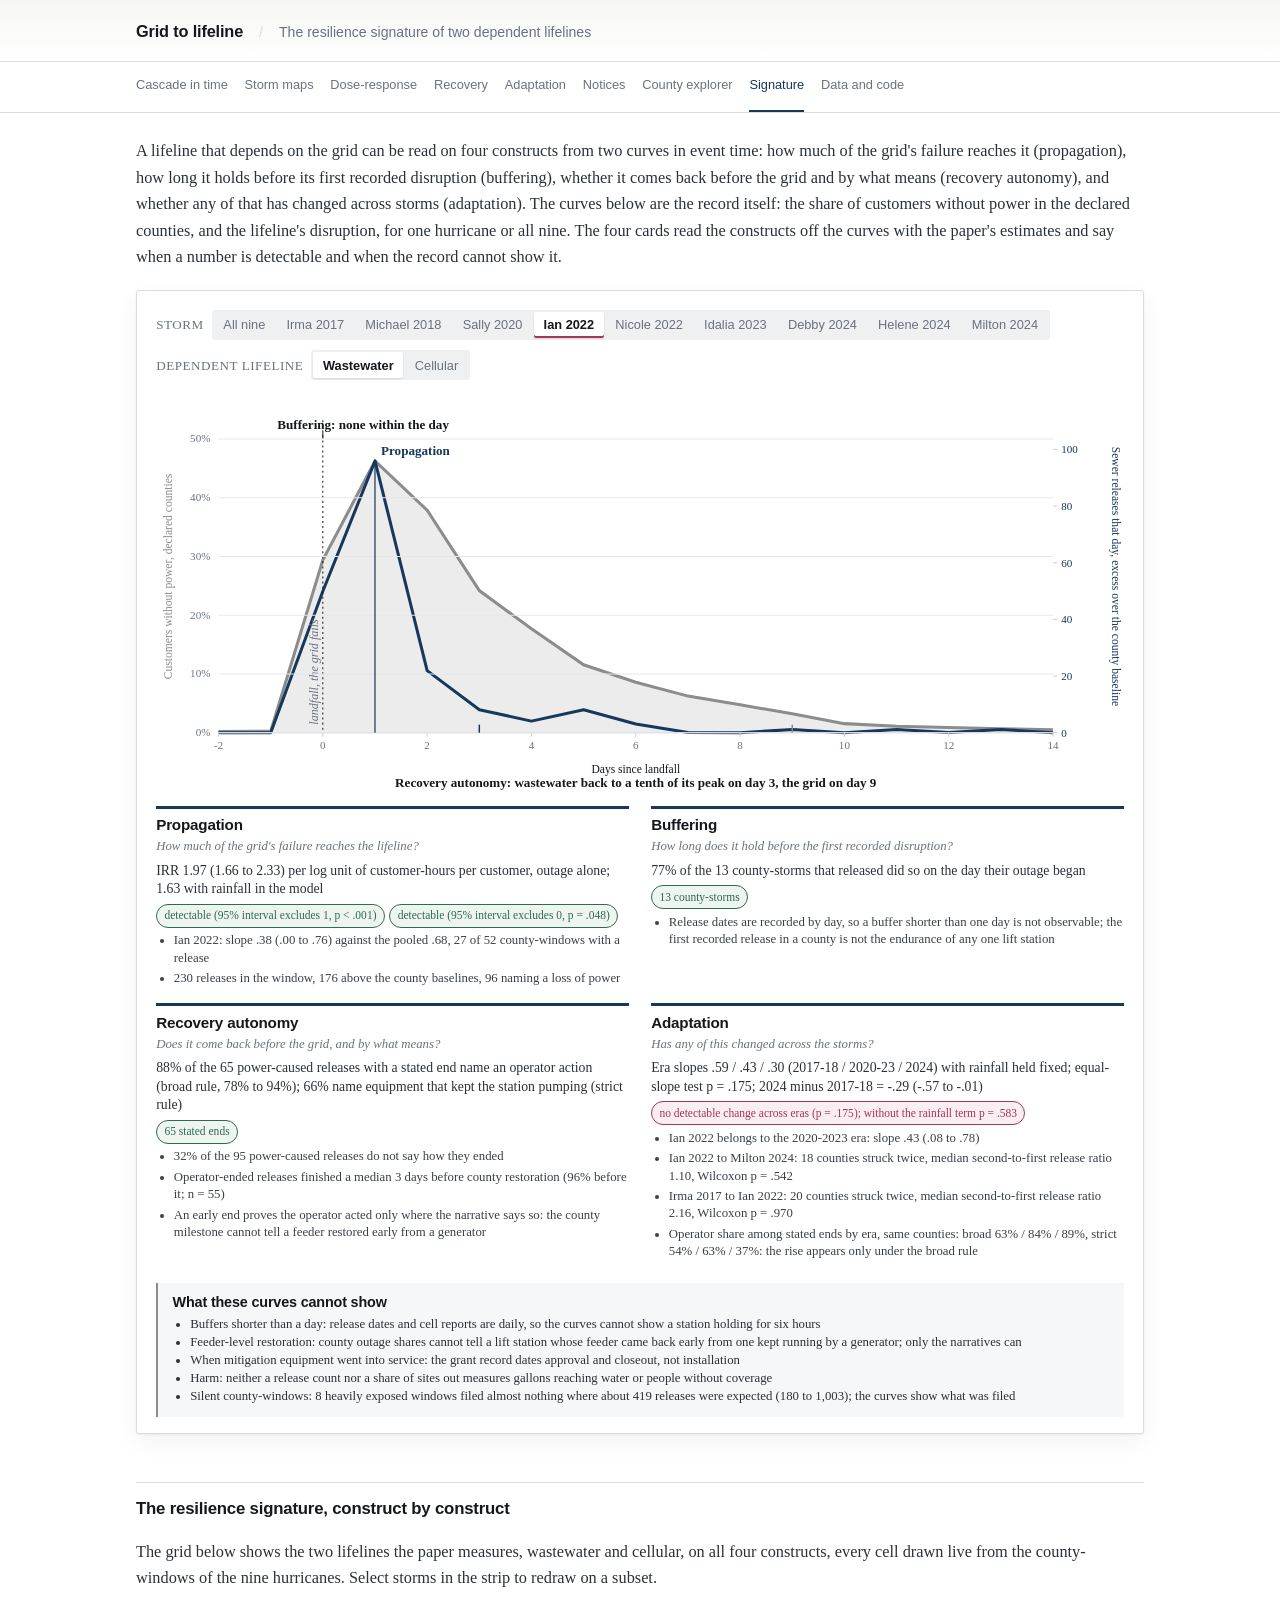
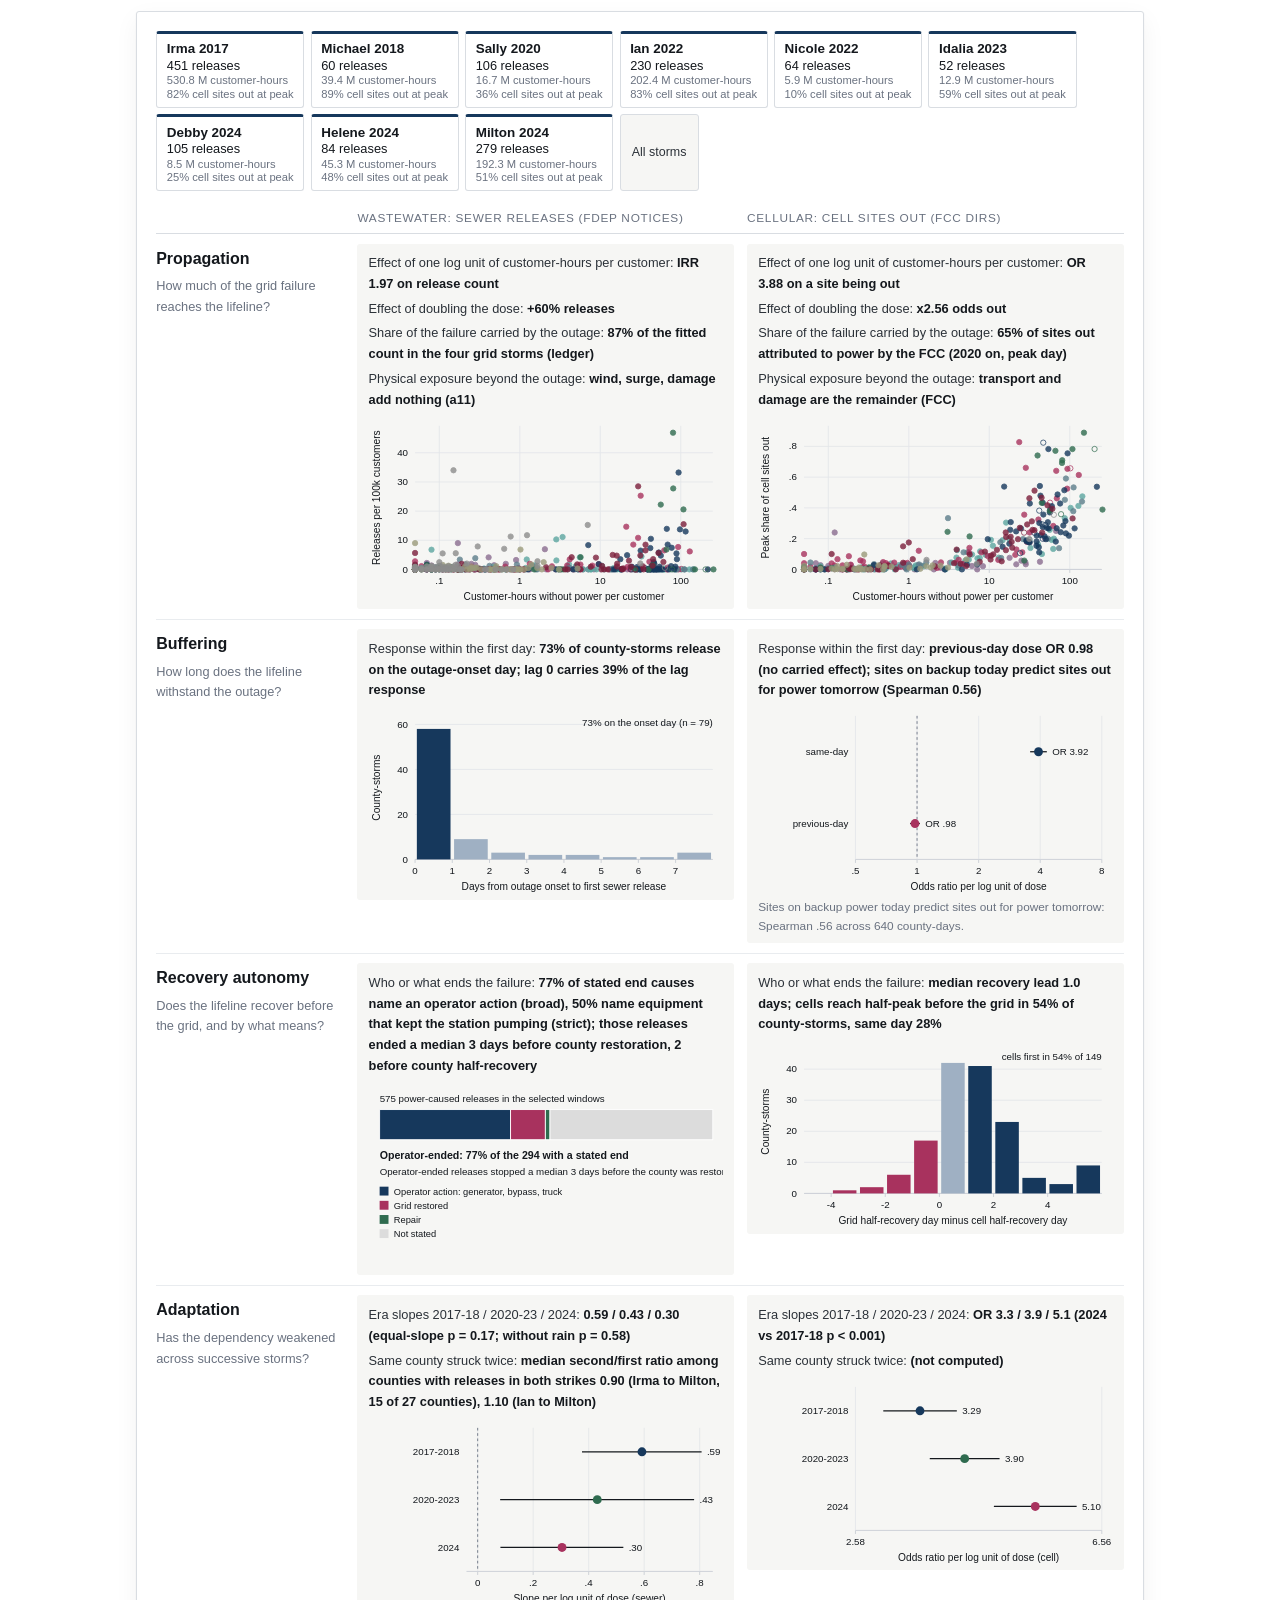
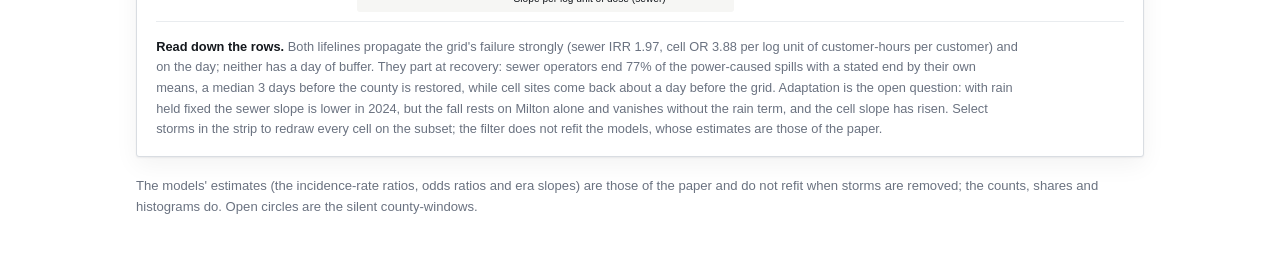
<file: signature.html>
<!DOCTYPE html>
<html lang="en">
<head>
<meta charset="utf-8">
<meta name="viewport" content="width=device-width, initial-scale=1">
<title>From grid failure to lifeline failure</title>
<meta name="description" content="Interactive companion to a study of cross-infrastructure dependency and resilience across nine Florida hurricanes: sewer releases and cell-site outages against the same electricity outage.">
<link rel="stylesheet" href="css/style.css">
</head>
<body>

<a class="skip" href="#page">Skip to content</a>
<header class="masthead" id="masthead"><div class="masthead-inner compact"><a class="homelink" href="index.html">From grid failure to lifeline failure</a><p class="crumb">The resilience signature of two dependent lifelines</p></div></header>
<nav class="sitenav" id="sitenav" aria-label="Pages"><div class="sitenav-inner"><ul><li><a href="index.html">Cascade in time</a></li><li><a href="map.html">Storm maps</a></li><li><a href="dose.html">Dose-response</a></li><li><a href="recovery.html">Recovery</a></li><li><a href="adaptation.html">Adaptation</a></li><li><a href="notices.html">Notices</a></li><li><a href="county.html">County explorer</a></li><li><a href="signature.html" class="active" aria-current="page">Signature</a></li><li><a href="data.html">Data and code</a></li></ul></div></nav>

<main id="page" class="section">
  <p class="standfirst">A lifeline that depends on the grid can be read on four constructs from two curves in event time: how much of the grid's failure reaches it (propagation), how long it holds before its first recorded disruption (buffering), whether it comes back before the grid and by what means (recovery autonomy), and whether any of that has changed across storms (adaptation). The curves below are the record itself: the share of customers without power in the declared counties, and the lifeline's disruption, for one hurricane or all nine. The four cards read the constructs off the curves with the paper's estimates and say when a number is detectable and when the record cannot show it.</p>

  <div class="chart-block" id="twocurves"></div>

  <h3 class="rule">The resilience signature, construct by construct</h3>
  <p class="standfirst">The grid below shows the two lifelines the paper measures, wastewater and cellular, on all four constructs, every cell drawn live from the county-windows of the nine hurricanes. Select storms in the strip to redraw on a subset.</p>

  <div class="chart-block" id="chart"></div>

  <p class="note">The models' estimates (the incidence-rate ratios, odds ratios and era slopes) are those of the paper and do not refit when storms are removed; the counts, shares and histograms do. Open circles are the silent county-windows.</p>

</main>

<div id="tooltip" class="tooltip" role="status" aria-live="polite"></div>

<script type="module" src="js/pages/signature.js"></script>
</body>
</html>
</file>
<file: css/style.css>
/* ==========================================================
   From grid failure to lifeline failure
   Companion site stylesheet. Light mode only, one column of
   reading width with full-width chart blocks, typographic
   scale tuned for long-form academic reading.
   ========================================================== */

:root {
  /* palette: the paper's figure colors, so the site and the
     manuscript read as one system */
  --navy: #16385c;
  --wine: #7b1e3b;
  --ink: #14181d;
  --body: #2b3138;
  --muted: #6a7280;
  --rule: #d9dde2;
  --rule-soft: #e9ecef;
  --paper: #ffffff;
  --wash: #f6f6f4;
  --wash-2: #eef0f1;
  --accent: #16385c;
  --nodata: #e3e3e0;
  --focus: #b7791f;

  --serif: "Iowan Old Style", "Palatino Linotype", Palatino, Georgia,
    "Times New Roman", serif;
  --sans: -apple-system, BlinkMacSystemFont, "Segoe UI", Roboto,
    "Helvetica Neue", Arial, sans-serif;
  --mono: "SFMono-Regular", Consolas, "Liberation Mono", Menlo,
    monospace;

  --w-read: 42rem;
  --w-wide: 66rem;
  --shadow: 0 1px 2px rgba(20, 24, 29, .06),
            0 8px 24px rgba(20, 24, 29, .05);
}

* { box-sizing: border-box; }

html { -webkit-text-size-adjust: 100%; }

body {
  margin: 0;
  background: var(--paper);
  color: var(--body);
  font-family: var(--serif);
  font-size: 18px;
  line-height: 1.62;
  text-rendering: optimizeLegibility;
}

h1, h2, h3, h4 {
  font-family: var(--sans);
  color: var(--ink);
  line-height: 1.22;
  letter-spacing: -.012em;
  margin: 0 0 .5em;
}

a { color: var(--navy); }

.skip {
  position: absolute;
  left: -9999px;
}
.skip:focus {
  left: 1rem; top: 1rem; z-index: 99;
  background: var(--paper); padding: .5rem .8rem;
}

/* ------------------------------------------------ masthead */

.masthead {
  border-bottom: 1px solid var(--rule);
  background:
    linear-gradient(180deg, var(--wash) 0%, var(--paper) 100%);
}
.masthead-inner {
  max-width: var(--w-wide);
  margin: 0 auto;
  padding: 2.4rem 1.5rem 1.5rem;
}
.masthead h1 {
  font-size: clamp(1.35rem, 2.6vw, 1.75rem);
  max-width: 46ch;
  margin-bottom: .3em;
}
.masthead .subtitle {
  font-family: var(--sans);
  font-size: .95rem;
  color: var(--muted);
  max-width: 60ch;
  line-height: 1.4;
  margin: 0;
}
.masthead .byline {
  font-family: var(--sans);
  font-size: .86rem;
  color: var(--muted);
  margin: 0;
}
.masthead .byline strong { color: var(--ink); font-weight: 600; }

/* inner pages carry a slim header instead of the full hero */
.masthead-inner.compact {
  padding: 1.15rem 1.5rem 1rem;
  display: flex;
  flex-wrap: wrap;
  align-items: baseline;
  gap: .1rem 1rem;
}
.masthead-inner.compact .homelink {
  font-family: var(--sans);
  font-weight: 600;
  font-size: 1.02rem;
  color: var(--ink);
  text-decoration: none;
  letter-spacing: -.01em;
}
.masthead-inner.compact .homelink:hover { color: var(--navy); }
.masthead-inner.compact .crumb {
  font-family: var(--sans);
  font-size: .88rem;
  color: var(--muted);
  margin: 0;
}
.masthead-inner.compact .crumb::before {
  content: "/";
  color: var(--rule);
  margin-right: 1rem;
}

/* ------------------------------------------------ nav */

.sitenav {
  position: sticky;
  top: 0;
  z-index: 40;
  background: rgba(255, 255, 255, .94);
  backdrop-filter: saturate(180%) blur(8px);
  border-bottom: 1px solid var(--rule);
}
.sitenav-inner {
  max-width: var(--w-wide);
  margin: 0 auto;
  padding: 0 1.5rem;
  overflow-x: auto;
}
.sitenav ul {
  display: flex;
  gap: 1.05rem;
  list-style: none;
  margin: 0;
  padding: 0;
  white-space: nowrap;
}
.sitenav a {
  display: block;
  font-family: var(--sans);
  font-size: .8rem;
  color: var(--muted);
  text-decoration: none;
  padding: .85rem 0;
  border-bottom: 2px solid transparent;
}
.sitenav a:hover { color: var(--ink); }
.sitenav a.active {
  color: var(--navy);
  border-bottom-color: var(--navy);
}

/* ------------------------------------------------ sections */

main { display: block; }

.section {
  max-width: var(--w-wide);
  margin: 0 auto;
  padding: 1.6rem 1.5rem 3rem;
  border-bottom: 1px solid var(--rule-soft);
}
.section:last-of-type { border-bottom: none; }

.section > h2 {
  font-size: clamp(1.5rem, 3.2vw, 2.1rem);
  max-width: 24ch;
  margin-bottom: .7rem;
}
.lede p, .closing p {
  max-width: var(--w-read);
}
/* the standfirst introduces a full-width figure, so it runs the full
   width of the section rather than leaving the right side empty */
.standfirst {
  font-size: 1.02rem;
  color: var(--body);
  margin: 0 0 1.2rem;
}
.lede p { margin: 0 0 1.1rem; }
.note {
  font-family: var(--sans);
  font-size: .82rem;
  color: var(--muted);
  margin: 1.1rem 0 0;
}

/* ------------------------------------------------ key figures */

.findings article { border-top: 3px solid var(--navy); padding-top: .9rem; }
.findings h3 { font-size: 1rem; margin-bottom: .4rem; }
.findings p { font-size: .95rem; margin: 0; color: var(--body); }

/* ------------------------------------------------ chart blocks */

.chart-block {
  background: var(--paper);
  border: 1px solid var(--rule);
  border-radius: 3px;
  box-shadow: var(--shadow);
  padding: 1.2rem 1.2rem 1rem;
  margin: 0 0 .4rem;
}

.controls {
  display: flex;
  flex-wrap: wrap;
  gap: .9rem 1.4rem;
  align-items: flex-end;
  padding-bottom: 1rem;
  margin-bottom: 1rem;
  border-bottom: 1px solid var(--rule-soft);
}
.control { display: flex; flex-direction: column; gap: .35rem; }
.control > label,
.control > .label,
.control-head > .label {
  font-family: var(--sans);
  font-size: .7rem;
  letter-spacing: .07em;
  text-transform: uppercase;
  color: var(--muted);
}
.control-row { display: flex; flex-wrap: wrap; gap: .3rem; }
.control.grow { flex: 1 1 14rem; }

/* grid variant: fixed tracks, so a control whose readout changes width
   as it is dragged cannot push its neighbours onto another line */
.controls.grid {
  display: grid;
  grid-template-columns: repeat(auto-fit, minmax(15rem, 1fr));
  align-items: start;
}
.controls.grid .readout { display: block; margin-top: .15rem; }

/* stacked variant: one group per row, ruled off from the next, so a
   long list of choices can use the full width */
.controls.rows { display: block; }
.controls-row {
  display: flex;
  flex-wrap: wrap;
  gap: .9rem 1.6rem;
  align-items: flex-end;
}
.controls-row + .controls-row {
  margin-top: .85rem;
  padding-top: .85rem;
  border-top: 1px solid var(--rule-soft);
}
.controls-row.actions { justify-content: space-between; }
.control.full { flex: 1 1 100%; }
.control.full .chips { max-width: none; }
.control-head {
  display: flex;
  align-items: center;
  justify-content: space-between;
  gap: 1rem;
  margin-bottom: .5rem;
}
.control-head input[type="search"] { min-width: 12rem; }

/* a button that acts rather than selects, so it does not read as one
   of the chips beside it */
.btn-quiet {
  font-family: var(--sans);
  font-size: .78rem;
  border: 1px solid var(--rule);
  background: var(--wash);
  color: var(--body);
  border-radius: 3px;
  padding: .3rem .7rem;
  cursor: pointer;
  line-height: 1.4;
}
.btn-quiet:hover { border-color: var(--muted); color: var(--ink); }

/* segmented buttons */
.seg {
  display: inline-flex;
  flex-wrap: wrap;
  gap: 2px;
  background: var(--wash-2);
  padding: 2px;
  border-radius: 3px;
}
.seg button {
  font-family: var(--sans);
  font-size: .8rem;
  border: 0;
  background: transparent;
  color: var(--muted);
  padding: .35rem .6rem;
  border-radius: 2px;
  cursor: pointer;
  line-height: 1.2;
}
.seg button:hover { color: var(--ink); }
.seg button[aria-pressed="true"] {
  background: var(--paper);
  color: var(--ink);
  box-shadow: 0 1px 2px rgba(20, 24, 29, .12);
  font-weight: 600;
}
.seg.storms button[aria-pressed="true"] {
  box-shadow: inset 0 -2px 0 var(--sw, var(--navy)),
              0 1px 2px rgba(20, 24, 29, .12);
}

/* chips (multi-select) */
.chips { display: flex; flex-wrap: wrap; gap: .3rem; max-width: 46rem; }
.chip {
  font-family: var(--sans);
  font-size: .76rem;
  border: 1px solid var(--rule);
  background: var(--paper);
  color: var(--muted);
  border-radius: 999px;
  padding: .2rem .62rem;
  cursor: pointer;
  line-height: 1.5;
}
.chip:hover { border-color: var(--muted); color: var(--ink); }
.chip[aria-pressed="true"] {
  background: var(--navy);
  border-color: var(--navy);
  color: #fff;
  font-weight: 500;
}
.chip.focal { border-style: dashed; }

select, input[type="search"], input[type="number"] {
  font-family: var(--sans);
  font-size: .84rem;
  color: var(--ink);
  background: var(--paper);
  border: 1px solid var(--rule);
  border-radius: 3px;
  padding: .34rem .5rem;
  max-width: 100%;
}
select:focus, input:focus, button:focus-visible {
  outline: 2px solid var(--focus);
  outline-offset: 1px;
}

input[type="range"] {
  width: 100%;
  min-width: 11rem;
  accent-color: var(--navy);
}

.check {
  font-family: var(--sans);
  font-size: .82rem;
  color: var(--body);
  display: inline-flex;
  align-items: center;
  gap: .4rem;
  cursor: pointer;
}

.readout {
  font-family: var(--sans);
  font-size: .8rem;
  color: var(--muted);
}
.readout strong { color: var(--ink); font-weight: 600; }

/* figure area */
.figure { width: 100%; }
/* charts draw inside their own viewBox, and the map's background land
   runs well past Florida, so the box clips rather than spills */
.figure svg { display: block; width: 100%; height: auto; overflow: hidden; }
.figure text { font-family: var(--sans); fill: var(--ink); }

.caption {
  font-family: var(--sans);
  font-size: .8rem;
  color: var(--muted);
  margin: .9rem 0 0;
  max-width: 54rem;
}
.caption b { color: var(--ink); font-weight: 600; }

.legend {
  display: flex;
  flex-wrap: wrap;
  gap: .35rem 1.1rem;
  font-family: var(--sans);
  font-size: .78rem;
  color: var(--body);
  margin: .7rem 0 0;
}
.legend .item { display: inline-flex; align-items: center; gap: .38rem; }
.legend .swatch {
  width: 1.1rem; height: 3px; border-radius: 2px; display: inline-block;
}
.legend .dot {
  width: .62rem; height: .62rem; border-radius: 50%; display: inline-block;
}

/* small data tables inside chart blocks */
.dtable {
  width: 100%;
  border-collapse: collapse;
  font-family: var(--sans);
  font-size: .8rem;
  margin-top: 1rem;
}
.dtable th, .dtable td {
  text-align: right;
  padding: .32rem .5rem;
  border-bottom: 1px solid var(--rule-soft);
  white-space: nowrap;
}
.dtable th:first-child, .dtable td:first-child {
  text-align: left; white-space: normal;
}
.dtable thead th {
  color: var(--muted);
  font-weight: 600;
  border-bottom: 1px solid var(--rule);
}
.dtable tbody tr:last-child td { border-bottom: none; }
.dtable td.num { font-variant-numeric: tabular-nums; }
/* a table of prose rather than estimates: read it left to right */
.dtable.text th, .dtable.text td {
  text-align: left;
  white-space: normal;
  vertical-align: top;
}

.panelgrid {
  display: grid;
  grid-template-columns: minmax(0, 1.55fr) minmax(0, 1fr);
  gap: 1.6rem;
  align-items: start;
}
.sidecard {
  background: var(--wash);
  border: 1px solid var(--rule-soft);
  border-radius: 3px;
  padding: .95rem 1rem;
  font-family: var(--sans);
}
.sidecard h4 {
  font-size: .78rem;
  letter-spacing: .07em;
  text-transform: uppercase;
  color: var(--muted);
  margin: 0 0 .6rem;
}
.sidecard p { font-size: .84rem; margin: 0 0 .6rem; }
.sidecard .big {
  font-size: 1.5rem;
  font-weight: 600;
  color: var(--navy);
  letter-spacing: -.02em;
}
.sidecard .verdict {
  font-size: .92rem;
  font-weight: 600;
  color: var(--ink);
  margin-top: .2rem;
}
.sidecard dl { margin: 0; font-size: .82rem; }
.sidecard dt { color: var(--muted); }
.sidecard dd {
  margin: 0 0 .55rem;
  color: var(--ink);
  font-variant-numeric: tabular-nums;
}

/* ------------------------------------------------ home page cards */

h3.rule {
  font-size: 1.05rem;
  margin: 3rem 0 1.2rem;
  padding-top: 1rem;
  border-top: 1px solid var(--rule);
}

.card:hover { background: var(--wash); }
.card:hover .go { color: var(--navy); }

/* ------------------------------------------------ closing + sources */

.closing {
  border-left: 3px solid var(--wine);
  padding: .1rem 0 .1rem 1.1rem;
  margin: 2.4rem 0 1rem;
}
.closing h3 { font-size: 1.05rem; }
.closing p { margin: 0; }

.sources { font-family: var(--sans); font-size: .88rem; }
.sources table { width: 100%; border-collapse: collapse; }
.sources th, .sources td {
  text-align: left;
  padding: .45rem .6rem .45rem 0;
  border-bottom: 1px solid var(--rule-soft);
  vertical-align: top;
}
.sources thead th {
  font-size: .72rem;
  letter-spacing: .07em;
  text-transform: uppercase;
  color: var(--muted);
  border-bottom: 1px solid var(--rule);
}

/* ------------------------------------------------ methods page */

h4.algo {
  font-family: var(--sans);
  font-size: .82rem;
  letter-spacing: .04em;
  color: var(--ink);
  margin: 1.4rem 0 .4rem;
}
.pseudo {
  font-family: Consolas, "SF Mono", Menlo, monospace;
  font-size: .74rem;
  line-height: 1.5;
  color: var(--ink);
  background: var(--wash);
  border-left: 2px solid var(--navy);
  padding: .8rem 1rem;
  margin: 0;
  overflow-x: auto;
  white-space: pre;
  tab-size: 4;
}

/* importance ranking, drawn as bars so the order is readable at a
   glance without another chart module */
.ranks {
  font-family: var(--sans);
  font-size: .8rem;
  margin-top: .8rem;
}
.rank {
  display: grid;
  grid-template-columns: minmax(9rem, 16rem) minmax(0, 1fr) 3.2rem;
  align-items: center;
  gap: .7rem;
  padding: .16rem 0;
}
.rank .bar {
  display: block;
  background: var(--wash-2);
  height: .62rem;
  border-radius: 1px;
}
.rank .bar i { display: block; height: 100%; background: var(--navy); }
.rank .val {
  text-align: right;
  color: var(--muted);
  font-variant-numeric: tabular-nums;
}

/* ------------------------------------------------ tooltip */

.tooltip {
  position: fixed;
  z-index: 60;
  pointer-events: none;
  opacity: 0;
  transition: opacity .09s ease-out;
  background: rgba(255, 255, 255, .98);
  border: 1px solid var(--rule);
  box-shadow: var(--shadow);
  border-radius: 3px;
  padding: .5rem .62rem;
  font-family: var(--sans);
  font-size: .8rem;
  color: var(--body);
  max-width: 17rem;
  line-height: 1.4;
}
.tooltip.on { opacity: 1; }
.tooltip .t-title {
  font-weight: 600;
  color: var(--ink);
  margin-bottom: .25rem;
}
.tooltip .t-row {
  display: flex;
  justify-content: space-between;
  gap: 1.1rem;
  font-variant-numeric: tabular-nums;
}
.tooltip .t-row span:last-child { color: var(--ink); font-weight: 500; }
.tooltip .t-note { color: var(--muted); margin-top: .3rem; }

/* ------------------------------------------------ loading + errors */

.loading, .errorbox {
  font-family: var(--sans);
  font-size: .88rem;
  color: var(--muted);
  padding: 2rem 0;
}
.errorbox {
  color: var(--wine);
  background: #fdf6f7;
  border: 1px solid #f0dde2;
  border-radius: 3px;
  padding: 1rem 1.1rem;
}
.errorbox code {
  font-family: var(--mono);
  background: #fff;
  padding: .1em .35em;
  border: 1px solid var(--rule);
  border-radius: 2px;
}

/* ------------------------------------------------ responsive */

@media (max-width: 900px) {
  .panelgrid { grid-template-columns: 1fr; }
}
@media (max-width: 640px) {
  body { font-size: 17px; }
  .masthead-inner { padding: 2.8rem 1.1rem 1.9rem; }
  .section { padding: 1.3rem 1.1rem .8rem; }
  .chart-block { padding: .9rem .8rem .8rem; }
  .keyfigs { grid-template-columns: repeat(2, 1fr); }
}

@media print {
  .sitenav, .tooltip { display: none; }
  .chart-block { box-shadow: none; break-inside: avoid; }
}

/* ------------------------------------------------ Paper 5 additions */

/* storm strip on the signature page */
.stormstrip {
  display: flex;
  flex-wrap: wrap;
  gap: .4rem;
  align-items: stretch;
  margin-bottom: 1.1rem;
}
.stormcard {
  font-family: var(--sans);
  text-align: left;
  border: 1px solid var(--rule);
  border-top: 3px solid var(--sw, var(--navy));
  background: var(--paper);
  border-radius: 3px;
  padding: .45rem .6rem;
  cursor: pointer;
  display: flex;
  flex-direction: column;
  gap: .1rem;
  min-width: 8.6rem;
  color: var(--body);
}
.stormcard[aria-pressed="false"] { opacity: .38; }
.stormcard:hover { border-color: var(--muted); }
.stormcard .sc-name { font-weight: 600; color: var(--ink); font-size: .84rem; }
.stormcard .sc-num { font-size: .8rem; color: var(--ink); }
.stormcard .sc-sub { font-size: .7rem; color: var(--muted); }

/* the signature grid */
.siggrid { display: grid; gap: .6rem; }
.sig-head, .sig-row {
  display: grid;
  grid-template-columns: minmax(10rem, 1fr) minmax(0, 2fr) minmax(0, 2fr);
  gap: .8rem;
  align-items: start;
}
.sig-head { border-bottom: 1px solid var(--rule); padding-bottom: .3rem; }
.sig-col {
  font-family: var(--sans);
  font-size: .74rem;
  letter-spacing: .06em;
  text-transform: uppercase;
  color: var(--muted);
}
.sig-row { border-bottom: 1px solid var(--rule-soft); padding-bottom: .6rem; }
.sig-label a {
  font-family: var(--sans);
  font-weight: 600;
  font-size: 1rem;
  color: var(--ink);
  text-decoration: none;
}
.sig-label a:hover { color: var(--navy); text-decoration: underline; }
.sig-label p { font-family: var(--sans); font-size: .8rem; color: var(--muted); margin: .2rem 0 0; }
.sig-cell { background: var(--wash); border-radius: 3px; padding: .6rem .7rem .4rem; }
.sig-metric { font-family: var(--sans); font-size: .8rem; margin: 0 0 .25rem; color: var(--body); }
.sig-metric b { color: var(--ink); }
.figure.mini { margin-top: .4rem; }
.mini-note { font-family: var(--sans); font-size: .74rem; color: var(--muted); margin: .3rem 0 0; }

/* cascade page: two equal columns */
.panelgrid.wide { grid-template-columns: minmax(0, 1.4fr) minmax(0, 1fr); }

/* stage list on the data page */
details.stage {
  font-family: var(--sans);
  font-size: .86rem;
  border-bottom: 1px solid var(--rule-soft);
  padding: .45rem 0;
}
details.stage summary { cursor: pointer; color: var(--ink); }
details.stage p { margin: .4rem 0 0; }

/* expanded notice row */
tr.detail td { white-space: normal !important; text-align: left !important; background: var(--wash); }
tr.detail p { margin: .3rem 0; font-family: var(--serif); font-size: .9rem; line-height: 1.5; }
.dtable tbody tr:hover td { background: var(--wash-2); }
button:disabled { opacity: .4; cursor: default; }

@media (max-width: 900px) {
  .sig-head, .sig-row { grid-template-columns: 1fr; }
  .panelgrid.wide { grid-template-columns: 1fr; }
}

.tablewrap { overflow-x: auto; max-width: 100%; }
.chart-block > h3.rule:first-child { margin-top: 0; padding-top: 0; border-top: none; }


/* ---- the two curves (landing hero) ---- */
.tc-controls { display: flex; flex-wrap: wrap; gap: .6rem 1.6rem; align-items: center; margin-bottom: .6rem; }
.tc-ctl { display: flex; align-items: center; gap: .5rem; flex-wrap: wrap; }
.tc-lbl { font-size: .82rem; color: var(--muted, #6a7280); text-transform: uppercase; letter-spacing: .04em; }
.tc-stage { display: block; }
.tc-chart svg { width: 100%; height: auto; display: block; }
.tc-cards { display: grid; grid-template-columns: 1fr 1fr; gap: .6rem 1.4rem; margin-top: .8rem; }
@media (max-width: 760px) { .tc-cards { grid-template-columns: 1fr; } }
.tc-card { border-top: 3px solid var(--navy); padding: .45rem 0 .2rem; }
.tc-card h3 { margin: 0 0 .1rem; font-size: .95rem; }
.tc-q { margin: 0 0 .3rem; font-size: .8rem; color: var(--muted, #6a7280); font-style: italic; }
.tc-head { margin: 0 0 .3rem; font-size: .86rem; line-height: 1.35; }
.tc-badges { margin: 0 0 .3rem; display: flex; flex-wrap: wrap; gap: .3rem; }
.tc-badge { display: inline-block; font-size: .72rem; padding: .1rem .45rem; border-radius: 999px; border: 1px solid #c9ced4; color: #3a4048; background: #f6f7f8; }
.tc-badge.ok { border-color: #2f6b4f; color: #2f6b4f; background: #eef5f1; }
.tc-badge.weak { border-color: #a8325e; color: #a8325e; background: #f9eef2; }
.tc-badge.none { border-color: #8c8c8c; color: #6a7280; }
.tc-card ul { margin: 0; padding-left: 1.1rem; font-size: .8rem; line-height: 1.35; color: #3a4048; }
.tc-card li { margin-bottom: .2rem; }
.tc-limits { margin-top: 1rem; padding: .7rem .9rem; background: #f6f7f8; border-left: 2px solid #8c8c8c; }
.tc-limits h3 { margin: 0 0 .3rem; font-size: .9rem; }
.tc-limits ul { margin: 0; padding-left: 1.1rem; font-size: .8rem; line-height: 1.4; }


/* ---- loading state ---- */
.is-loading { min-height: 260px; position: relative; }
.loading { display: flex; flex-direction: column; align-items: center; justify-content: center; gap: .45rem;
  min-height: 240px; color: var(--muted, #6a7280); font-size: .9rem; }
.loading-sub { font-size: .78rem; color: #8c8c8c; }
.spinner { width: 28px; height: 28px; border-radius: 50%; border: 3px solid #e4e7ea; border-top-color: var(--navy);
  animation: spin .9s linear infinite; }
@keyframes spin { to { transform: rotate(360deg); } }
@media (prefers-reduced-motion: reduce) { .spinner { animation: none; border-top-color: #8c8c8c; } }


/* ---- the cascade map: play button and the spinning eye ---- */
.map-stage { position: relative; }
.btn-play { position: absolute; right: 10px; top: 10px; font-family: var(--sans); font-size: .82rem; font-weight: 600;
  background: #2f6fd6; color: #fff; border: none; border-radius: 999px; padding: .4rem .9rem; cursor: pointer;
  box-shadow: 0 1px 3px rgba(0,0,0,.25); letter-spacing: .01em; }
.btn-play:hover { background: #245cb6; }
.btn-play[aria-pressed="true"] { background: #14181d; }
.eye-spin { animation: eyespin 1.6s linear infinite; transform-origin: 0 0; }
@keyframes eyespin { to { transform: rotate(-360deg); } }
@media (prefers-reduced-motion: reduce) { .eye-spin { animation: none; } }

/* ---- the day board under the cascade panels ---- */
.dayboard { margin-top: 1rem; padding: .75rem 1rem .6rem; }
.dayboard h4 { margin-bottom: .5rem; }
.kvgrid { display: grid; grid-template-columns: repeat(auto-fit, minmax(150px, 1fr)); gap: .45rem 1.2rem; }
.kv { display: flex; flex-direction: column; gap: .05rem; min-width: 0; }
.kv-k { font-size: .74rem; color: var(--muted); line-height: 1.2; }
.kv-v { font-size: .98rem; color: var(--ink); font-variant-numeric: tabular-nums; font-weight: 600; line-height: 1.25; }
a.kv-v { font-weight: 500; font-size: .86rem; }
.dayboard-foot { margin: .6rem 0 0 !important; color: var(--muted); font-size: .8rem !important; }
</file>
